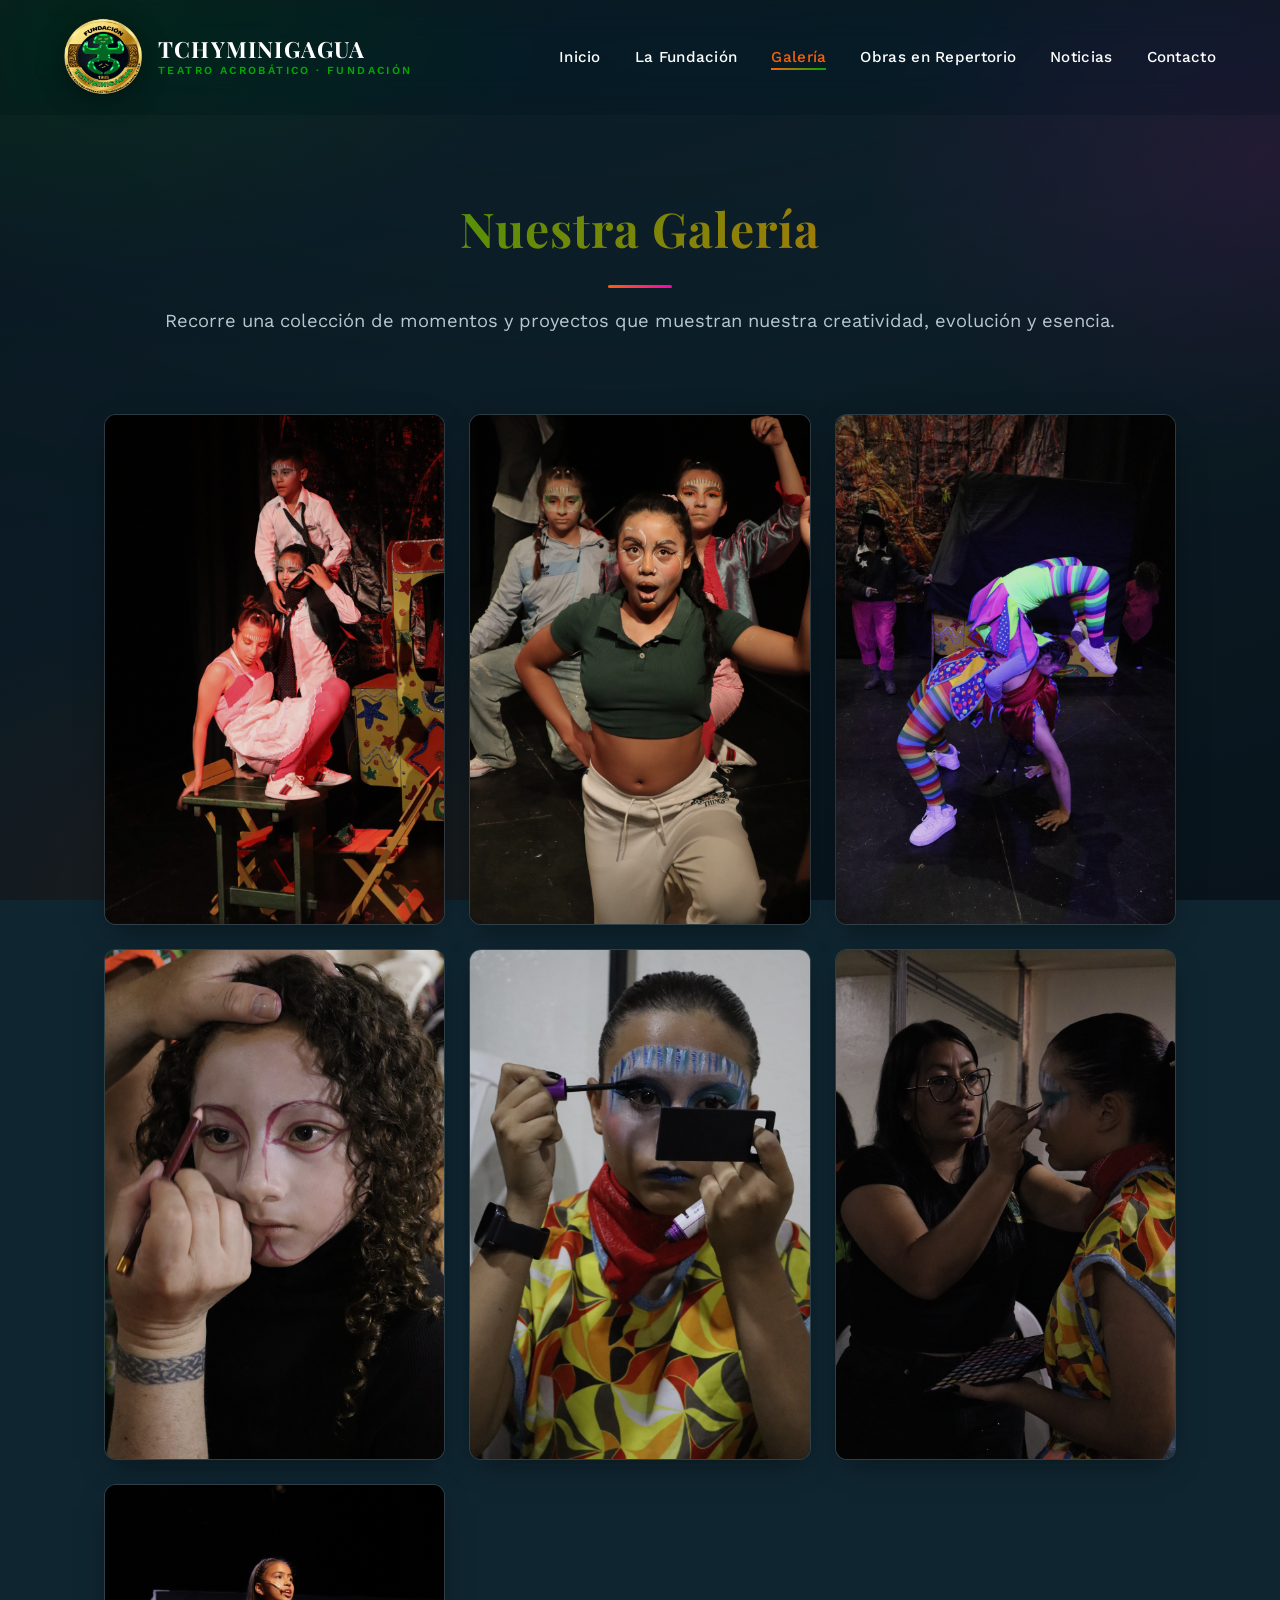
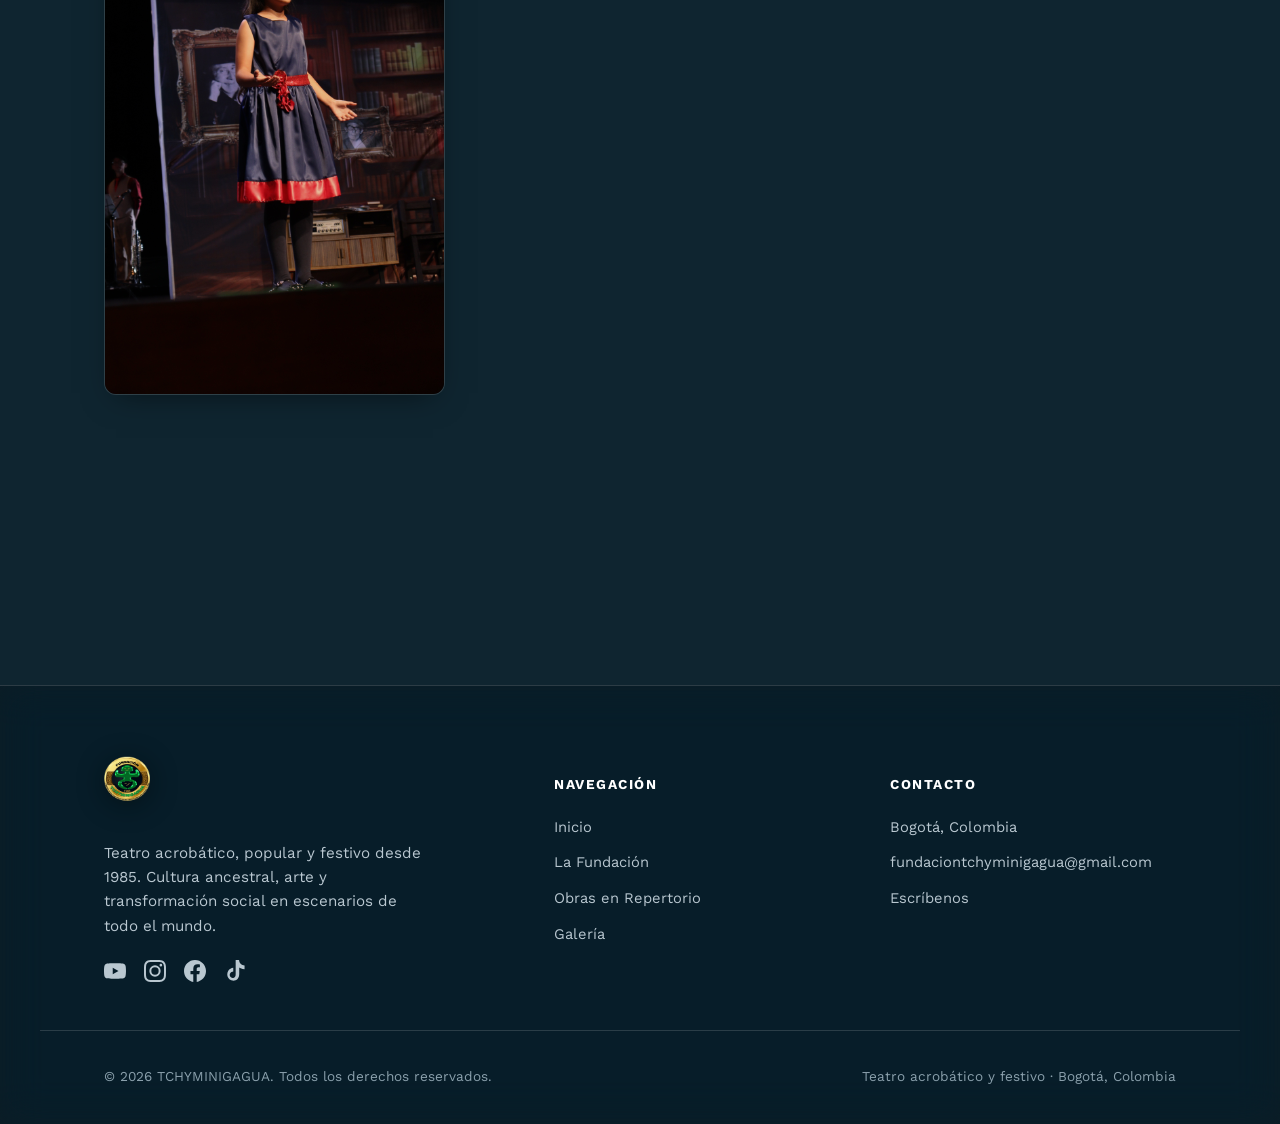
<file: galeria.html>
<!DOCTYPE html>
<html lang="es">

<head>
    <meta charset="UTF-8">
    <meta name="viewport" content="width=device-width, initial-scale=1.0">
    <title>TCHYMINIGAGUA | Galería y Portafolio</title>
    <link rel="stylesheet" href="index.css">
    <link rel="preconnect" href="https://fonts.googleapis.com">
    <link rel="preconnect" href="https://fonts.gstatic.com" crossorigin>
    <link
        href="https://fonts.googleapis.com/css2?family=Playfair+Display:ital,wght@0,600;0,700;1,600&family=Work+Sans:wght@400;500;600;700&display=swap"
        rel="stylesheet">

    <!-- Estilos específicos de esta página (el navbar y las variables de color viven en index.css) -->
    <style>
        .gallery-header {
            text-align: center;
            padding: 130px 20px 20px;
        }

        .gallery-header h1 {
            font-family: var(--font-display);
            font-size: clamp(2.2rem, 4.5vw, 3em);
            letter-spacing: 1px;
            margin-bottom: 12px;
            background: var(--gradient-trio);
            background-size: 200% auto;
            -webkit-background-clip: text;
            background-clip: text;
            color: transparent;
        }

        .gallery-header h1::after {
            content: "";
            display: block;
            width: 64px;
            height: 3px;
            margin: 18px auto 0;
            background: linear-gradient(90deg, var(--highlight), var(--highlight-deep));
            border-radius: 2px;
        }

        .gallery-header p {
            color: var(--text-muted);
            font-size: 1.15em;
        }

        .gallery-grid {
            display: grid;
            grid-template-columns: repeat(auto-fill, minmax(min(300px, 100%), 1fr));
            gap: 24px;
            padding: 40px 0 120px;
            margin-bottom: 80px;
            /* separación externa */

        }

        .gallery-item {
            position: relative;
            border-radius: 12px;
            overflow: hidden;
            cursor: pointer;
            border: 1px solid var(--border-color);
            background: var(--card-bg);
            backdrop-filter: var(--glass-blur);
            -webkit-backdrop-filter: var(--glass-blur);
            aspect-ratio: auto;
            box-shadow: var(--shadow-soft);
            transition: transform 0.4s cubic-bezier(0.16, 1, 0.3, 1), border-color 0.4s ease;
            display: block;
            height: auto;

        }

        .gallery-item:hover {
            transform: translateY(-6px);
            border-color: var(--accent-color);
        }

        .gallery-item img {
            width: 100%;
            height: auto;
            filter: saturate(0.9) brightness(0.92);
            transition: transform 0.6s ease, filter 0.6s ease;
            object-fit: contain;
            background: #0f2530;
        }

        .gallery-overlay {
            position: absolute;
            bottom: 0;
            left: 0;
            right: 0;
            background: linear-gradient(to top, rgba(15, 37, 48, 0.96), transparent 70%);
            overflow: hidden;
            width: 100%;
            height: 100%;
            display: flex;
            flex-direction: column;
            justify-content: flex-end;
            padding: 22px;
            opacity: 0;
            transition: opacity 0.35s ease;
        }

        .gallery-item:hover img {
            transform: scale(1.08);
            filter: saturate(1) brightness(1);
        }

        .gallery-item:hover .gallery-overlay {
            opacity: 1;
        }

        .gallery-overlay h3 {
            color: var(--text-primary);
            margin: 0 0 8px 0;
            font-family: var(--font-display);
            font-size: 1.3em;
            transform: translateY(20px);
            transition: transform 0.35s ease;
        }

        .gallery-tag,
        .gallery-overlay p {
            display: inline-block;
            align-self: flex-start;
            color: var(--accent-color);
            border: 1px solid var(--accent-color);
            border-radius: 20px;
            padding: 4px 12px;
            margin: 0;
            font-size: 0.7em;
            text-transform: uppercase;
            letter-spacing: 1.5px;
            background: rgba(3, 168, 4, 0.08);
            transform: translateY(20px);
            opacity: 0;
            transition: transform 0.35s ease 0.05s, opacity 0.35s ease 0.05s;
        }

        .gallery-item:hover .gallery-tag,
        .gallery-item:hover .gallery-overlay h3,
        .gallery-item:hover .gallery-overlay p {
            transform: translateY(0);
            opacity: 1;
        }
    </style>
</head>

<body>

    <!-- Encabezado y Navegación -->
    <header>
        <nav class="navbar">
            <a href="index.html" class="logo-nav">
                <span class="logo-icon-wrap"><img src="img/logo.png" alt="Logo Fundación TCHYMINIGAGUA"
                        class="logo-icon"></span>
                <span class="logo-wordmark">
                    <span class="logo-name">TCHYMINIGAGUA</span>
                    <span class="logo-tag">Teatro acrobático · Fundación</span>
                </span>
            </a>
            <button class="hamburger" aria-label="Abrir menú" aria-expanded="false">
                <span></span>
                <span></span>
                <span></span>
            </button>
            <ul class="nav-links">
                <li><a href="index.html#hero-slider">Inicio</a></li>
                <li><a href="index.html#fundacion">La Fundación</a></li>
                <li><a href="galeria.html" class="active">Galería</a></li>
                <li><a href="obras_en_repertorio.html">Obras en Repertorio</a></li>
                <li><a href="#noticias">Noticias</a></li>

                <li><a href="index.html#contacto">Contacto</a></li>

            </ul>
        </nav>
    </header>

    <!-- Contenido Principal -->
    <main>
        <section class="gallery-header brand-mesh">
            <h1>Nuestra Galería</h1>
            <p>Recorre una colección de momentos y proyectos que muestran nuestra creatividad, evolución y esencia.</p>
        </section>
        <section class="section-container" style="padding-top: 0;">
            <div class="gallery-grid">


                <!-- Proyecto 1 -->
                <div class="gallery-item reveal" data-cursor="Momento en escena">
                    <img src="img/galeria2.JPG" loading="lazy" alt="Momento en escena — Fundación TCHYMINIGAGUA">
                    <div class="gallery-overlay">

                    </div>
                </div>

                <!-- Proyecto 2 -->
                <div class="gallery-item reveal" data-cursor="Detrás de cámaras">
                    <img src="img/galeria3.JPG" loading="lazy" alt="Detrás de cámaras — Fundación TCHYMINIGAGUA">
                    <div class="gallery-overlay">

                    </div>
                </div>


                <!-- Proyecto 3 -->
                <div class="gallery-item reveal" data-cursor="Vestuario y color">
                    <img src="img/galeria5.JPG" loading="lazy" alt="Vestuario y color — Fundación TCHYMINIGAGUA">
                    <div class="gallery-overlay">

                    </div>
                </div>

                <!-- Proyecto 4 -->
                <div class="gallery-item reveal" data-cursor="Acrobacia en vivo">
                    <img src="img/galeria6.JPG" loading="lazy" alt="Acrobacia en vivo — Fundación TCHYMINIGAGUA">
                    <div class="gallery-overlay">

                    </div>
                </div>
                <!-- Proyecto 5 -->
                <div class="gallery-item reveal" data-cursor="Registro fotográfico">
                    <img src="img/galeria7.JPG" loading="lazy" alt="Registro fotográfico — Fundación TCHYMINIGAGUA">
                    <div class="gallery-overlay">

                    </div>
                </div>
                <!-- Proyecto 6 -->
                <div class="gallery-item reveal" data-cursor="Energía de gira">
                    <img src="img/galeria8.JPG" loading="lazy" alt="Energía de gira — Fundación TCHYMINIGAGUA">
                    <div class="gallery-overlay">

                    </div>
                </div>
                <!-- Proyecto 7 -->
                <div class="gallery-item reveal" data-cursor="Momento en escena">
                    <img src="img/galeria9.JPG" loading="lazy" alt="Momento en escena — Fundación TCHYMINIGAGUA">
                    <div class="gallery-overlay">

                    </div>
                </div>


            </div>
        </section>
    </main>
    <!-- PIE DE PÁGINA -->
    <footer>
        <div class="footer-content">
            <div class="footer-col footer-brand">
                <div class="logo-nav">
                    <img src="img/logo.png" alt="Logo Fundación TCHYMINIGAGUA" class="logo-icon">
                </div>
                <p class="footer-tagline">Teatro acrobático, popular y festivo desde 1985. Cultura ancestral, arte y
                    transformación social en escenarios de todo el mundo.</p>
                <div class="footer-social">
                    <a href="https://www.youtube.com/@TCHYMINIGAGUA40A%C3%91OS" target="_blank"
                        rel="noopener noreferrer" aria-label="YouTube">
                        <svg viewBox="0 0 24 24" width="22" height="22" fill="currentColor">
                            <path
                                d="M23.498 6.186a3.016 3.016 0 0 0-2.122-2.136C19.505 3.545 12 3.545 12 3.545s-7.505 0-9.377.505A3.017 3.017 0 0 0 .502 6.186C0 8.07 0 12 0 12s0 3.93.502 5.814a3.016 3.016 0 0 0 2.122 2.136c1.871.505 9.376.505 9.376.505s7.505 0 9.377-.505a3.015 3.015 0 0 0 2.122-2.136C24 15.93 24 12 24 12s0-3.93-.502-5.814zM9.545 15.568V8.432L15.818 12l-6.273 3.568z" />
                        </svg>
                    </a>
                    <a href="https://www.instagram.com/tchyminigagua?igsh=OWJpeG5mc3hwMmtk" target="_blank"
                        rel="noopener noreferrer" aria-label="Instagram">
                        <svg viewBox="0 0 24 24" width="22" height="22" fill="currentColor">
                            <path
                                d="M12 2.163c3.204 0 3.584.012 4.85.07 3.252.148 4.771 1.691 4.919 4.919.058 1.265.069 1.645.069 4.849 0 3.205-.012 3.584-.069 4.849-.149 3.225-1.664 4.771-4.919 4.919-1.266.058-1.644.07-4.85.07-3.204 0-3.584-.012-4.849-.07-3.26-.149-4.771-1.699-4.919-4.92-.058-1.265-.07-1.644-.07-4.849 0-3.204.013-3.583.07-4.849.149-3.227 1.664-4.771 4.919-4.919 1.266-.057 1.645-.069 4.849-.069zM12 0C8.741 0 8.333.014 7.053.072 2.695.272.273 2.69.073 7.052.014 8.333 0 8.741 0 12c0 3.259.014 3.668.072 4.948.2 4.358 2.618 6.78 6.98 6.98C8.333 23.986 8.741 24 12 24c3.259 0 3.668-.014 4.948-.072 4.354-.2 6.782-2.618 6.979-6.98.059-1.28.073-1.689.073-4.948 0-3.259-.014-3.667-.072-4.947-.196-4.354-2.617-6.78-6.979-6.98C15.668.014 15.259 0 12 0zm0 5.838a6.162 6.162 0 100 12.324 6.162 6.162 0 000-12.324zM12 16a4 4 0 110-8 4 4 0 010 8zm6.406-11.845a1.44 1.44 0 100 2.881 1.44 1.44 0 000-2.881z" />
                        </svg>
                    </a>
                    <a href="https://www.facebook.com/share/1EoWDPr1Uw/" target="_blank" rel="noopener noreferrer"
                        aria-label="Facebook">
                        <svg viewBox="0 0 24 24" width="22" height="22" fill="currentColor">
                            <path
                                d="M24 12.073c0-6.627-5.373-12-12-12s-12 5.373-12 12c0 5.99 4.388 10.954 10.125 11.854v-8.385H7.078v-3.469h3.047V9.43c0-3.007 1.792-4.669 4.533-4.669 1.312 0 2.686.235 2.686.235v2.953H15.83c-1.491 0-1.956.925-1.956 1.874v2.25h3.328l-.532 3.469h-2.796v8.385C19.612 23.027 24 18.062 24 12.073z" />
                        </svg>
                    </a>
                    <a href="https://www.tiktok.com/@tchyminigagua?_r=1&_t=ZS-98TRxyNQuO4" target="_blank"
                        rel="noopener noreferrer" aria-label="TikTok">
                        <svg viewBox="0 0 24 24" width="22" height="22" fill="currentColor">
                            <path
                                d="M12.525.02c1.31-.02 2.61-.01 3.91-.04.08 1.53.63 3.09 1.75 4.17 1.12 1.11 2.7 1.62 4.24 1.79v4.03c-1.44-.05-2.89-.35-4.2-.97-.57-.26-1.1-.59-1.62-.93v7.2c0 1.96-.5 3.96-1.82 5.36-1.5 1.59-3.8 2.2-5.93 1.73-2.17-.48-4.04-2.03-4.83-4.14-.8-2.12-.55-4.57.65-6.49 1.2-1.9 3.23-3.15 5.44-3.32v4.06c-1.34.13-2.61.85-3.3 1.96-.7 1.1-.73 2.58-.08 3.7.64 1.12 1.95 1.74 3.23 1.53 1.28-.21 2.3-1.22 2.6-2.48.16-.67.16-1.37.16-2.07V.021z" />
                        </svg>
                    </a>
                </div>
            </div>
            <div class="footer-col">
                <h4>Navegación</h4>
                <ul>
                    <li><a href="index.html#hero-slider">Inicio</a></li>
                    <li><a href="index.html#fundacion">La Fundación</a></li>
                    <li><a href="obras_en_repertorio.html">Obras en Repertorio</a></li>
                    <li><a href="galeria.html">Galería</a></li>
                </ul>
            </div>
            <div class="footer-col">
                <h4>Contacto</h4>
                <ul>
                    <li>Bogotá, Colombia</li>
                    <li><a href="mailto:fundaciontchyminigagua@gmail.com">fundaciontchyminigagua@gmail.com</a></li>
                    <li><a href="index.html#contacto">Escríbenos</a></li>
                </ul>
            </div>
        </div>
        <div class="footer-bottom">
            <p>&copy; 2026 TCHYMINIGAGUA. Todos los derechos reservados.</p>
            <p>Teatro acrobático y festivo · Bogotá, Colombia</p>
        </div>
    </footer>
    <!-- MENÚ RESPONSIVE -->
    <script>
        // CABECERA CON PROFUNDIDAD AL HACER SCROLL
        const siteHeader = document.querySelector('header');
        const toggleHeaderShadow = () => {
            siteHeader.classList.toggle('is-scrolled', window.scrollY > 12);
        };
        toggleHeaderShadow();
        window.addEventListener('scroll', toggleHeaderShadow, { passive: true });

        const hamburger = document.querySelector('.hamburger');
        const navLinks = document.querySelector('.nav-links');
        hamburger.addEventListener('click', () => {
            const isOpen = navLinks.classList.toggle('active');
            hamburger.setAttribute('aria-expanded', isOpen);
        });

        // ANIMACIÓN DE ENTRADA AL HACER SCROLL
        const revealEls = document.querySelectorAll('.reveal');
        const revealObserver = new IntersectionObserver((entries) => {
            entries.forEach((entry, i) => {
                if (entry.isIntersecting) {
                    setTimeout(() => entry.target.classList.add('is-visible'), i * 60);
                    revealObserver.unobserve(entry.target);
                }
            });
        }, { threshold: 0.15 });
        revealEls.forEach(el => revealObserver.observe(el));
    </script>

    <script src="octopus-cursor.js" defer></script>
</body>

</html>
</file>
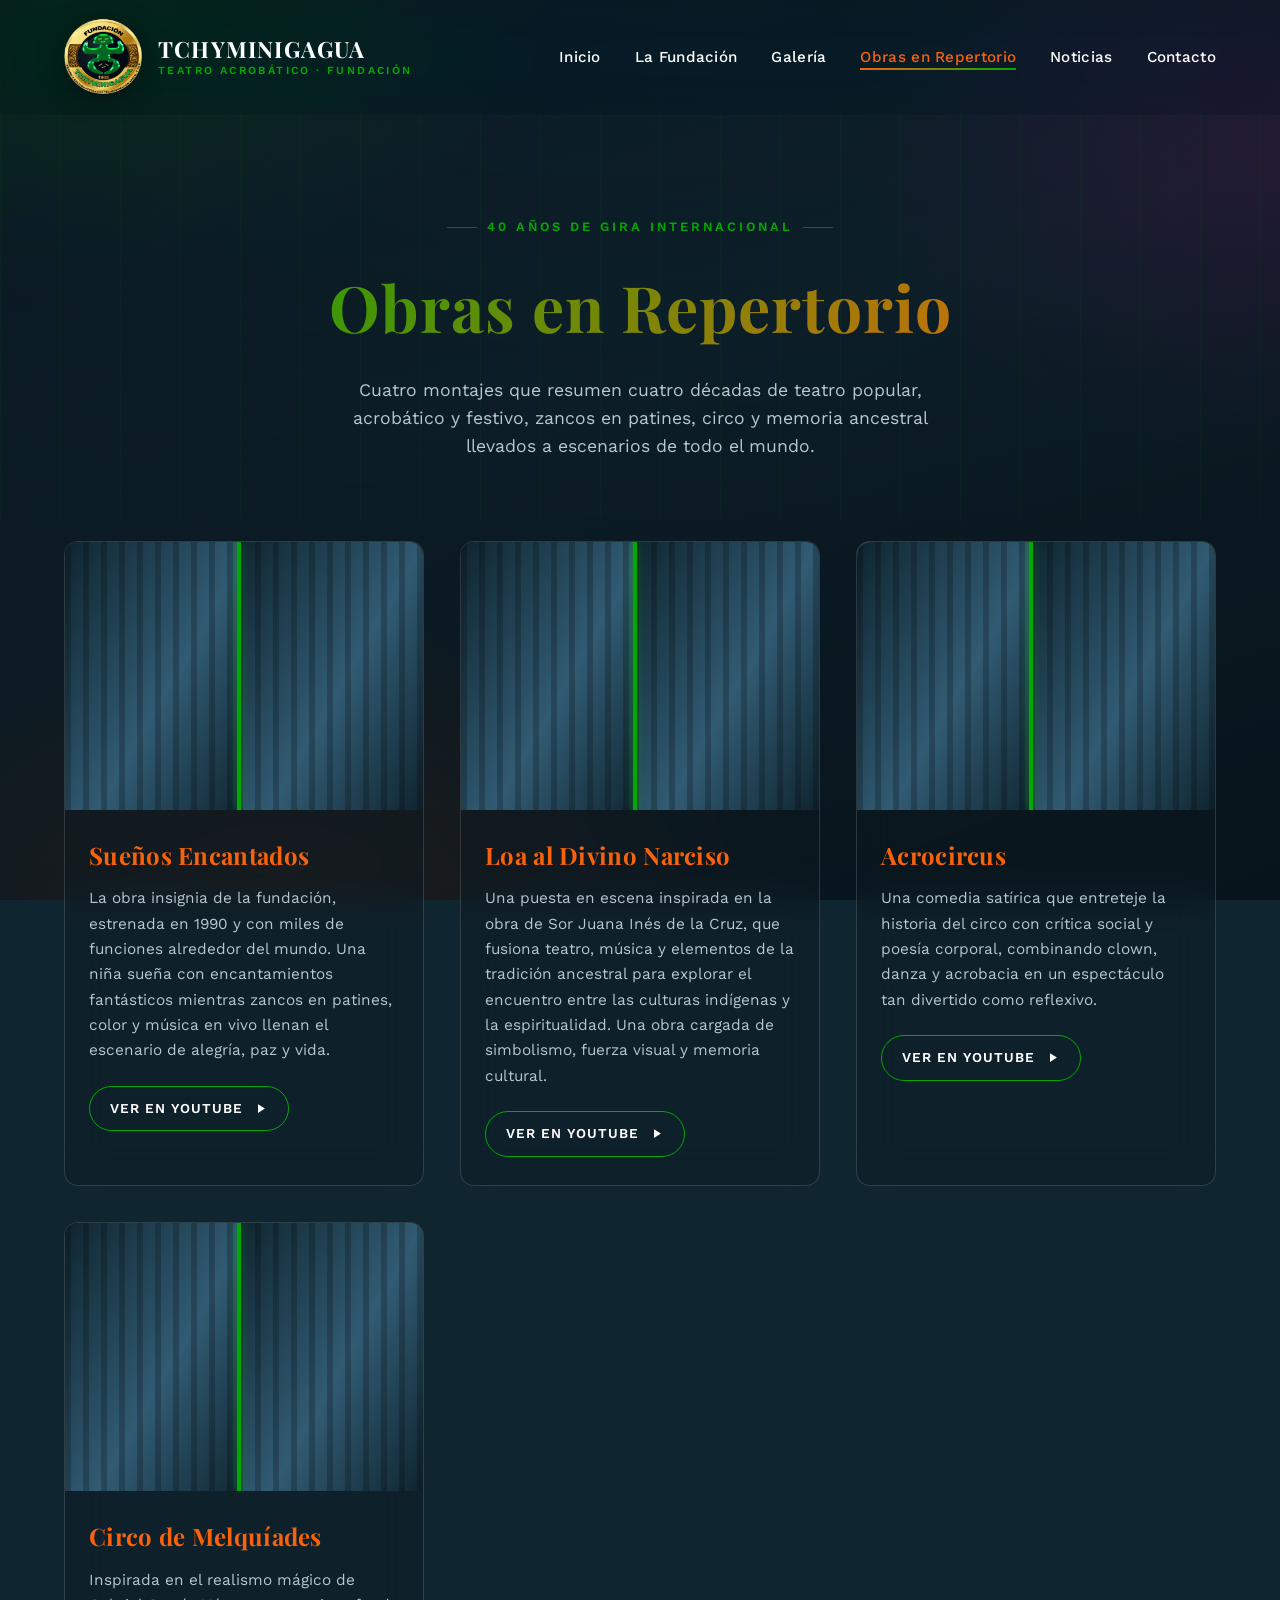
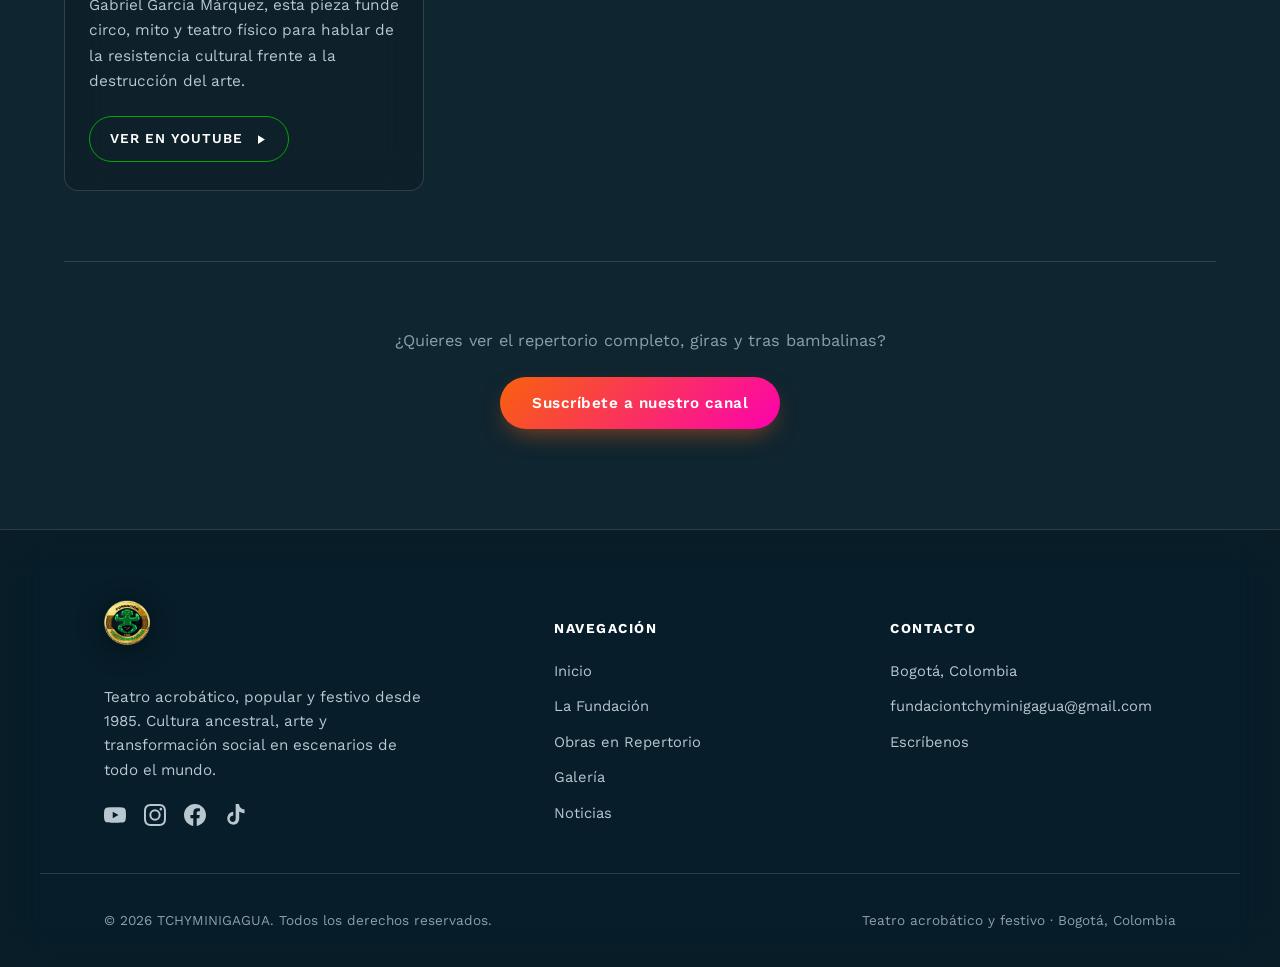
<file: obras_en_repertorio.html>
<!DOCTYPE html>
<html lang="es">

<head>
    <meta charset="UTF-8">
    <meta name="viewport" content="width=device-width, initial-scale=1.0">
    <title>TCHYMINIGAGUA | Obras en Repertorio</title>
    <meta name="description"
        content="Descubre el repertorio internacional de la Fundación Tchyminigagua: Sueños Encantados, Tchymizayaguas, Acrocircus y Circo de Melquíades.">
    <link rel="stylesheet" href="index.css">
    <link rel="preconnect" href="https://fonts.googleapis.com">
    <link rel="preconnect" href="https://fonts.gstatic.com" crossorigin>
    <link
        href="https://fonts.googleapis.com/css2?family=Playfair+Display:ital,wght@0,600;0,700;1,600&family=Work+Sans:wght@400;500;600;700&display=swap"
        rel="stylesheet">

    <!-- ESTILOS ESPECÍFICOS PARA "OBRAS EN REPERTORIO" (el navbar vive en index.css) -->
    <style>
        :root {
            --stage-black: var(--bg-deep, #0f2530);
        }

        .obras-hero {
            position: relative;
            padding: 150px 5% 60px;
            text-align: center;
            overflow: hidden;
            background: transparent;
        }

        .obras-hero::before {
            content: "";
            position: absolute;
            inset: 0;
            background-image:
                repeating-linear-gradient(90deg,
                    rgba(3, 168, 4, 0.06) 0px,
                    rgba(3, 168, 4, 0.06) 1px,
                    transparent 1px,
                    transparent 60px);
            pointer-events: none;
        }

        .obras-eyebrow {
            display: inline-flex;
            align-items: center;
            gap: 10px;
            color: var(--accent-color);
            font-family: 'Work Sans', sans-serif;
            font-size: 0.8rem;
            font-weight: 600;
            letter-spacing: 3px;
            text-transform: uppercase;
            margin-bottom: 18px;
            position: relative;
        }

        .obras-eyebrow::before,
        .obras-eyebrow::after {
            content: "";
            width: 30px;
            height: 1px;
            background: var(--accent-color);
            opacity: 0.6;
        }

        .obras-hero h1 {
            font-family: 'Playfair Display', serif;
            font-weight: 700;
            font-size: clamp(2.4rem, 5vw, 4rem);
            letter-spacing: 1px;
            margin: 0 0 18px;
            position: relative;
            background: var(--gradient-trio);
            background-size: 200% auto;
            -webkit-background-clip: text;
            background-clip: text;
            color: transparent;
        }

        .obras-hero p {
            max-width: 640px;
            margin: 0 auto;
            color: var(--text-muted);
            font-family: 'Work Sans', sans-serif;
            font-size: 1.1rem;
            line-height: 1.6;
            position: relative;
        }

        /* ===== GRID DE OBRAS ===== */
        .obras-section {
            background-color: transparent;
            padding: 20px 5% 100px;
        }

        .obras-grid {
            max-width: 1240px;
            margin: 0 auto;
            display: grid;
            grid-template-columns: repeat(auto-fit, minmax(min(280px, 100%), 1fr));
            gap: 36px;
        }

        .obra-card {
            display: block;
            text-decoration: none;
            color: inherit;
            background: var(--card-bg, #17171a);
            backdrop-filter: var(--glass-blur, blur(18px));
            -webkit-backdrop-filter: var(--glass-blur, blur(18px));
            border: 1px solid var(--border-color, #2a2a2e);
            border-radius: 14px;
            overflow: hidden;
            position: relative;
            transform: translateY(0);
            opacity: 0;
            transform: translateY(28px);
            transition: transform 0.6s cubic-bezier(0.16, 1, 0.3, 1),
                box-shadow 0.5s ease,
                border-color 0.5s ease,
                opacity 0.6s ease;
        }

        .obra-card.is-visible {
            opacity: 1;
            transform: translateY(0);
        }

        .obra-card:hover,
        .obra-card:focus-visible {
            transform: translateY(-10px);
            border-color: var(--accent-color);
            box-shadow: 0 24px 45px -15px rgba(0, 0, 0, 0.65), 0 0 0 1px rgba(3, 168, 4, 0.18);
        }

        .obra-card:focus-visible {
            outline: 2px solid var(--accent-color);
            outline-offset: 3px;
        }

        /* --- Escenario / imagen con cortinas de teatro --- */
        .obra-media {
            position: relative;
            aspect-ratio: 4 / 3;
            overflow: hidden;
            background: #000;
        }

        .obra-media img {
            width: 100%;
            height: 100%;
            object-fit: cover;
            filter: saturate(0.8) brightness(0.82);
            transform: scale(1.08);
            transition: transform 1s cubic-bezier(0.16, 1, 0.3, 1), filter 0.8s ease;
        }

        .obra-card:hover .obra-media img,
        .obra-card:focus-visible .obra-media img {
            transform: scale(1);
            filter: saturate(1) brightness(1);
        }

        .obra-spotlight {
            position: absolute;
            inset: 0;
            background:
                radial-gradient(circle at 40% 35%, rgba(248, 98, 12, 0.32), transparent 55%),
                radial-gradient(circle at 65% 55%, rgba(252, 2, 175, 0.18), transparent 60%);
            opacity: 0;
            transition: opacity 0.7s ease;
            z-index: 2;
            pointer-events: none;
        }

        .obra-card:hover .obra-spotlight,
        .obra-card:focus-visible .obra-spotlight {
            opacity: 1;
        }

        .curtain {
            position: absolute;
            top: 0;
            bottom: 0;
            width: 52%;
            z-index: 3;
            background: linear-gradient(120deg, var(--bg-deep) 0%, var(--bg-elevated-2) 55%, var(--bg-deep) 100%);
            transition: transform 0.75s cubic-bezier(0.83, 0, 0.17, 1);
        }

        .curtain::before {
            content: "";
            position: absolute;
            inset: 0;
            background-image: repeating-linear-gradient(90deg,
                    rgba(0, 0, 0, 0.22) 0px,
                    rgba(0, 0, 0, 0.22) 6px,
                    transparent 6px,
                    transparent 18px);
        }

        .curtain::after {
            content: "";
            position: absolute;
            top: 0;
            bottom: 0;
            width: 4px;
            background: var(--accent-color);
            box-shadow: 0 0 8px rgba(3, 168, 4, 0.6);
        }

        .curtain-left {
            left: 0;
            transform-origin: left center;
        }

        .curtain-left::after {
            right: 0;
        }

        .curtain-right {
            right: 0;
            transform-origin: right center;
        }

        .curtain-right::after {
            left: 0;
        }

        .obra-card:hover .curtain-left,
        .obra-card:focus-visible .curtain-left {
            transform: translateX(-100%);
        }

        .obra-card:hover .curtain-right,
        .obra-card:focus-visible .curtain-right {
            transform: translateX(100%);
        }

        .obra-genre {
            position: absolute;
            bottom: 14px;
            left: 14px;
            z-index: 4;
            background: rgba(15, 37, 48, 0.75);
            backdrop-filter: blur(4px);
            border: 1px solid rgba(3, 168, 4, 0.45);
            color: var(--accent-color);
            font-family: 'Work Sans', sans-serif;
            font-size: 0.7rem;
            font-weight: 600;
            letter-spacing: 1.5px;
            text-transform: uppercase;
            padding: 6px 12px;
            border-radius: 30px;
        }

        /* Cada obra recibe una chispa de color distinta de la paleta en su etiqueta */
        .obra-card:nth-of-type(1) .obra-genre {
            color: #F8620C;
            border-color: rgba(248, 98, 12, 0.5);
        }

        .obra-card:nth-of-type(2) .obra-genre {
            color: #03A804;
            border-color: rgba(3, 168, 4, 0.5);
        }

        .obra-card:nth-of-type(3) .obra-genre {
            color: #FC02AF;
            border-color: rgba(252, 2, 175, 0.5);
        }

        .obra-card:nth-of-type(4) .obra-genre {
            background: var(--gradient-trio-muted, linear-gradient(120deg, rgba(3, 168, 4, 0.82), rgba(248, 98, 12, 0.8), rgba(252, 2, 175, 0.82)));
            color: #ffffff;
            font-weight: 700;
            border-color: transparent;
        }

        /* --- Cuerpo de la tarjeta --- */
        .obra-body {
            padding: 26px 24px 28px;
        }

        .obra-title {
            font-family: 'Playfair Display', serif;
            font-weight: 700;
            font-size: 1.5rem;
            color: var(--highlight);
            margin: 0 0 12px;
            letter-spacing: 0.3px;
        }

        .obra-desc {
            font-family: 'Work Sans', sans-serif;
            color: var(--text-muted);
            font-size: 0.96rem;
            line-height: 1.65;
            margin: 0 0 22px;
        }

        .obra-cta {
            display: inline-flex;
            align-items: center;
            gap: 10px;
            font-family: 'Work Sans', sans-serif;
            font-weight: 600;
            font-size: 0.85rem;
            letter-spacing: 1px;
            text-transform: uppercase;
            color: var(--text-primary);
            background: transparent;
            border: 1.5px solid var(--accent-color);
            padding: 11px 20px;
            border-radius: 40px;
            transition: background 0.35s ease, color 0.35s ease, gap 0.35s ease, box-shadow 0.35s ease;
        }

        .obra-cta svg {
            width: 15px;
            height: 15px;
            flex-shrink: 0;
            transition: transform 0.35s ease;
        }

        .obra-card:hover .obra-cta,
        .obra-card:focus-visible .obra-cta {
            background: linear-gradient(135deg, var(--highlight), var(--highlight-deep));
            border-color: transparent;
            color: #FFFFFF;
            gap: 14px;
            box-shadow: 0 8px 20px -6px rgba(248, 98, 12, 0.55);
        }

        .obra-card:hover .obra-cta svg,
        .obra-card:focus-visible .obra-cta svg {
            transform: translateX(3px);
        }

        /* --- Franja final: canal de YouTube --- */
        .obras-outro {
            max-width: 1240px;
            margin: 70px auto 0;
            text-align: center;
            padding-top: 50px;
            border-top: 1px solid var(--border-color);
        }

        .obras-outro p {
            font-family: 'Work Sans', sans-serif;
            color: var(--text-faint);
            margin-bottom: 22px;
            font-size: 1.02rem;
        }

        .obras-outro a.btn-primary {
            display: inline-block;
        }

        @media (prefers-reduced-motion: reduce) {

            .obra-card,
            .obra-media img,
            .curtain,
            .obra-spotlight,
            .obra-cta,
            .obra-cta svg {
                transition: none !important;
            }

            .obra-card {
                opacity: 1 !important;
                transform: none !important;
            }
        }

        @media (max-width: 480px) {
            .obras-hero {
                padding: 130px 6% 45px;
            }

            .obra-body {
                padding: 22px 20px 24px;
            }
        }
    </style>
</head>

<body>

    <!-- Encabezado y Navegación -->
    <header>
        <nav class="navbar">
            <a href="index.html" class="logo-nav">
                <span class="logo-icon-wrap"><img src="img/logo.png" alt="Logo Fundación TCHYMINIGAGUA"
                        class="logo-icon"></span>
                <span class="logo-wordmark">
                    <span class="logo-name">TCHYMINIGAGUA</span>
                    <span class="logo-tag">Teatro acrobático · Fundación</span>
                </span>
            </a>
            <button class="hamburger" aria-label="Abrir menú" aria-expanded="false">
                <span></span>
                <span></span>
                <span></span>
            </button>
            <ul class="nav-links">
                <li><a href="index.html#hero-slider">Inicio</a></li>
                <li><a href="index.html#fundacion">La Fundación</a></li>
                <li><a href="galeria.html">Galería</a></li>
                <li><a href="obras_en_repertorio.html" class="active">Obras en Repertorio</a></li>
                <li><a href="index.html#noticias">Noticias</a></li>
                <li><a href="index.html#contacto">Contacto</a></li>
            </ul>
        </nav>
    </header>

    <main>
        <!-- HERO -->
        <section class="obras-hero">
            <span class="obras-eyebrow">40 años de gira internacional</span>
            <h1>Obras en Repertorio</h1>
            <p>Cuatro montajes que resumen cuatro décadas de teatro popular, acrobático y festivo, zancos en
                patines, circo y memoria ancestral llevados a escenarios de todo el mundo.</p>
        </section>

        <!-- GRID DE OBRAS -->
        <section class="obras-section">
            <div class="obras-grid" id="obras-grid">

                <!-- Obra 1 -->
                <a class="obra-card" href="https://youtu.be/TfRERDR2oTk?si=lk6zEOx90nN8CBbo" target="_blank"
                    rel="noopener noreferrer" aria-label="Ver Sueños Encantados en YouTube">
                    <div class="obra-media">
                        <img src="img/sueños-encantados-Teatro-Tchyminigagua.jpg">
                        <div class="curtain curtain-left"></div>
                        <div class="curtain curtain-right"></div>
                        <div class="obra-spotlight"></div>
                    </div>
                    <div class="obra-body">
                        <h2 class="obra-title">Sueños Encantados</h2>
                        <p class="obra-desc">La obra insignia de la fundación, estrenada en 1990 y con miles de
                            funciones alrededor del mundo. Una niña sueña con encantamientos fantásticos mientras
                            zancos en patines, color y música en vivo llenan el escenario de alegría, paz y vida.</p>
                        <span class="obra-cta">
                            Ver en YouTube
                            <svg viewBox="0 0 24 24" fill="currentColor">
                                <path d="M8 5v14l11-7z" />
                            </svg>
                        </span>
                    </div>
                </a>

                <!-- Obra 2 -->
                <a class="obra-card" href="https://youtu.be/oR_cRKk3KJk?si=XoV5Zo8Ol_MMuHw0" target="_blank"
                    rel="noopener noreferrer" aria-label="Ver loa al divino narciso en YouTube">
                    <div class="obra-media">
                        <img src="img/‘Loa-al-divino-Narciso-Teatro-Tchyminigagua.jpg">
                        <div class="curtain curtain-left"></div>
                        <div class="curtain curtain-right"></div>
                        <div class="obra-spotlight"></div>
                    </div>
                    <div class="obra-body">
                        <h2 class="obra-title">Loa al Divino Narciso</h2>
                        <p class="obra-desc">Una puesta en escena inspirada en la obra de Sor Juana Inés de la Cruz, que
                            fusiona teatro, música y elementos de la tradición ancestral para explorar el encuentro
                            entre las culturas indígenas y la espiritualidad. Una obra cargada de simbolismo, fuerza
                            visual y memoria cultural.</p>
                        <span class="obra-cta">
                            Ver en YouTube
                            <svg viewBox="0 0 24 24" fill="currentColor">
                                <path d="M8 5v14l11-7z" />
                            </svg>
                        </span>
                    </div>
                </a>

                <!-- Obra 3 -->
                <a class="obra-card" href="https://youtu.be/DQPaZPAbhtU?si=gBzMAm5eaTj9zaX1" target="_blank"
                    rel="noopener noreferrer" aria-label="Ver Acrocircus en YouTube">
                    <div class="obra-media">
                        <img src="img/Acrocircus-Teatro-Tchyminigagua.jpg">
                        <div class="curtain curtain-left"></div>
                        <div class="curtain curtain-right"></div>
                        <div class="obra-spotlight"></div>
                    </div>
                    <div class="obra-body">
                        <h2 class="obra-title">Acrocircus</h2>
                        <p class="obra-desc">Una comedia satírica que entreteje la historia del circo con crítica
                            social y poesía corporal, combinando clown, danza y acrobacia en un espectáculo tan
                            divertido como reflexivo.</p>
                        <span class="obra-cta">
                            Ver en YouTube
                            <svg viewBox="0 0 24 24" fill="currentColor">
                                <path d="M8 5v14l11-7z" />
                            </svg>
                        </span>
                    </div>
                </a>

                <!-- Obra 4 -->
                <a class="obra-card" href="https://www.youtube.com/live/kfCZJtpiscs?si=o6BgNxVGDaEtLFZc" target="_blank"
                    rel="noopener noreferrer" aria-label="Ver Circo de Melquíades en YouTube">
                    <div class="obra-media">
                        <img src="img/Circo-melquiadesTeatro-Tchyminigagua.jpg">
                        <div class="curtain curtain-left"></div>
                        <div class="curtain curtain-right"></div>
                        <div class="obra-spotlight"></div>
                    </div>
                    <div class="obra-body">
                        <h2 class="obra-title">Circo de Melquíades</h2>
                        <p class="obra-desc">Inspirada en el realismo mágico de Gabriel García Márquez, esta pieza
                            funde circo, mito y teatro físico para hablar de la resistencia cultural frente a la
                            destrucción del arte.</p>
                        <span class="obra-cta">
                            Ver en YouTube
                            <svg viewBox="0 0 24 24" fill="currentColor">
                                <path d="M8 5v14l11-7z" />
                            </svg>
                        </span>
                    </div>
                </a>

            </div>

            <div class="obras-outro">
                <p>¿Quieres ver el repertorio completo, giras y tras bambalinas?</p>
                <a href="https://www.youtube.com/@TCHYMINIGAGUA40A%C3%91OS" target="_blank" rel="noopener noreferrer"
                    class="btn-primary">Suscríbete a nuestro canal</a>
            </div>
        </section>
    </main>

    <!-- PIE DE PÁGINA -->
    <footer>
        <div class="footer-content">
            <div class="footer-col footer-brand">
                <div class="logo-nav">
                    <img src="img/logo.png" alt="Logo Fundación TCHYMINIGAGUA" class="logo-icon">
                </div>
                <p class="footer-tagline">Teatro acrobático, popular y festivo desde 1985. Cultura ancestral, arte y
                    transformación social en escenarios de todo el mundo.</p>
                <div class="footer-social">
                    <a href="https://www.youtube.com/@TCHYMINIGAGUA40A%C3%91OS" target="_blank"
                        rel="noopener noreferrer" aria-label="YouTube">
                        <svg viewBox="0 0 24 24" width="22" height="22" fill="currentColor">
                            <path
                                d="M23.498 6.186a3.016 3.016 0 0 0-2.122-2.136C19.505 3.545 12 3.545 12 3.545s-7.505 0-9.377.505A3.017 3.017 0 0 0 .502 6.186C0 8.07 0 12 0 12s0 3.93.502 5.814a3.016 3.016 0 0 0 2.122 2.136c1.871.505 9.376.505 9.376.505s7.505 0 9.377-.505a3.015 3.015 0 0 0 2.122-2.136C24 15.93 24 12 24 12s0-3.93-.502-5.814zM9.545 15.568V8.432L15.818 12l-6.273 3.568z" />
                        </svg>
                    </a>
                    <a href="https://www.instagram.com/tchyminigagua?igsh=OWJpeG5mc3hwMmtk" target="_blank"
                        rel="noopener noreferrer" aria-label="Instagram">
                        <svg viewBox="0 0 24 24" width="22" height="22" fill="currentColor">
                            <path
                                d="M12 2.163c3.204 0 3.584.012 4.85.07 3.252.148 4.771 1.691 4.919 4.919.058 1.265.069 1.645.069 4.849 0 3.205-.012 3.584-.069 4.849-.149 3.225-1.664 4.771-4.919 4.919-1.266.058-1.644.07-4.85.07-3.204 0-3.584-.012-4.849-.07-3.26-.149-4.771-1.699-4.919-4.92-.058-1.265-.07-1.644-.07-4.849 0-3.204.013-3.583.07-4.849.149-3.227 1.664-4.771 4.919-4.919 1.266-.057 1.645-.069 4.849-.069zM12 0C8.741 0 8.333.014 7.053.072 2.695.272.273 2.69.073 7.052.014 8.333 0 8.741 0 12c0 3.259.014 3.668.072 4.948.2 4.358 2.618 6.78 6.98 6.98C8.333 23.986 8.741 24 12 24c3.259 0 3.668-.014 4.948-.072 4.354-.2 6.782-2.618 6.979-6.98.059-1.28.073-1.689.073-4.948 0-3.259-.014-3.667-.072-4.947-.196-4.354-2.617-6.78-6.979-6.98C15.668.014 15.259 0 12 0zm0 5.838a6.162 6.162 0 100 12.324 6.162 6.162 0 000-12.324zM12 16a4 4 0 110-8 4 4 0 010 8zm6.406-11.845a1.44 1.44 0 100 2.881 1.44 1.44 0 000-2.881z" />
                        </svg>
                    </a>
                    <a href="https://www.facebook.com/share/1EoWDPr1Uw/" target="_blank" rel="noopener noreferrer"
                        aria-label="Facebook">
                        <svg viewBox="0 0 24 24" width="22" height="22" fill="currentColor">
                            <path
                                d="M24 12.073c0-6.627-5.373-12-12-12s-12 5.373-12 12c0 5.99 4.388 10.954 10.125 11.854v-8.385H7.078v-3.469h3.047V9.43c0-3.007 1.792-4.669 4.533-4.669 1.312 0 2.686.235 2.686.235v2.953H15.83c-1.491 0-1.956.925-1.956 1.874v2.25h3.328l-.532 3.469h-2.796v8.385C19.612 23.027 24 18.062 24 12.073z" />
                        </svg>
                    </a>
                    <a href="https://www.tiktok.com/@tchyminigagua?_r=1&_t=ZS-98TRxyNQuO4" target="_blank"
                        rel="noopener noreferrer" aria-label="TikTok">
                        <svg viewBox="0 0 24 24" width="22" height="22" fill="currentColor">
                            <path
                                d="M12.525.02c1.31-.02 2.61-.01 3.91-.04.08 1.53.63 3.09 1.75 4.17 1.12 1.11 2.7 1.62 4.24 1.79v4.03c-1.44-.05-2.89-.35-4.2-.97-.57-.26-1.1-.59-1.62-.93v7.2c0 1.96-.5 3.96-1.82 5.36-1.5 1.59-3.8 2.2-5.93 1.73-2.17-.48-4.04-2.03-4.83-4.14-.8-2.12-.55-4.57.65-6.49 1.2-1.9 3.23-3.15 5.44-3.32v4.06c-1.34.13-2.61.85-3.3 1.96-.7 1.1-.73 2.58-.08 3.7.64 1.12 1.95 1.74 3.23 1.53 1.28-.21 2.3-1.22 2.6-2.48.16-.67.16-1.37.16-2.07V.021z" />
                        </svg>
                    </a>
                </div>
            </div>
            <div class="footer-col">
                <h4>Navegación</h4>
                <ul>
                    <li><a href="index.html#hero-slider">Inicio</a></li>
                    <li><a href="index.html#fundacion">La Fundación</a></li>
                    <li><a href="obras_en_repertorio.html">Obras en Repertorio</a></li>
                    <li><a href="galeria.html">Galería</a></li>
                    <li><a href="noticias.html">Noticias</a></li>

                </ul>
            </div>
            <div class="footer-col">
                <h4>Contacto</h4>
                <ul>
                    <li>Bogotá, Colombia</li>
                    <li><a href="mailto:fundaciontchyminigagua@gmail.com">fundaciontchyminigagua@gmail.com</a></li>
                    <li><a href="index.html#contacto">Escríbenos</a></li>
                </ul>
            </div>
        </div>
        <div class="footer-bottom">
            <p>&copy; 2026 TCHYMINIGAGUA. Todos los derechos reservados.</p>
            <p>Teatro acrobático y festivo · Bogotá, Colombia</p>
        </div>
    </footer>

    <!-- SCRIPTS -->
    <script>
        // MENÚ RESPONSIVE (igual que en index.html, para mantener consistencia)
        // CABECERA CON PROFUNDIDAD AL HACER SCROLL
        const siteHeader = document.querySelector('header');
        const toggleHeaderShadow = () => {
            siteHeader.classList.toggle('is-scrolled', window.scrollY > 12);
        };
        toggleHeaderShadow();
        window.addEventListener('scroll', toggleHeaderShadow, { passive: true });

        const hamburger = document.querySelector('.hamburger');
        const navLinks = document.querySelector('.nav-links');
        hamburger.addEventListener('click', () => {
            const isOpen = navLinks.classList.toggle('active');
            hamburger.setAttribute('aria-expanded', isOpen);
        });

        // REVELADO ESCALONADO DE LAS TARJETAS AL HACER SCROLL
        const cards = document.querySelectorAll('.obra-card');
        const revealObserver = new IntersectionObserver((entries) => {
            entries.forEach((entry, i) => {
                if (entry.isIntersecting) {
                    setTimeout(() => entry.target.classList.add('is-visible'), i * 90);
                    revealObserver.unobserve(entry.target);
                }
            });
        }, { threshold: 0.15 });

        cards.forEach(card => revealObserver.observe(card));
    </script>
    <script src="octopus-cursor.js" defer></script>
</body>

</html>
</file>
<file: index.css>
/* ==========================================================================
   TCHYMINIGAGUA — Hoja de estilos principal
   Identidad de marca: #03A804 (verde) · #F8620C (naranja) · #FC02AF (magenta)
   El degradado de estos tres colores es la identidad visual constante del
   sitio: aparece en títulos, botones, bordes, separadores, fondos con
   textura y en el cursor personalizado — siempre con moderación para que
   la lectura no se vea comprometida.
   ========================================================================== */

:root {
    /* Base */
    --bg-deep: #0f2530;
    --bg-elevated: #274a5e;
    --bg-elevated-2: #315b73;

    /* Escala de espaciado consistente, usada en secciones y componentes */
    --space-xs: 8px;
    --space-sm: 16px;
    --space-md: 28px;
    --space-lg: 48px;
    --space-xl: 80px;
    --radius-md: 12px;
    --radius-lg: 16px;
    --radius-xl: 26px;

    /* Colores de marca puros */
    --color-green: #03A804;
    --color-orange: #F8620C;
    --color-magenta: #FC02AF;

    /* Acentos (derivados de la paleta de marca, usados en todo el sitio) */
    --highlight: var(--color-orange);
    --highlight-deep: var(--color-magenta);
    --accent-color: var(--color-green);
    --accent-green: var(--color-green);
    --accent-magenta: var(--color-magenta);

    /* Degradados de marca — la identidad visual constante del sitio */
    --gradient-trio: linear-gradient(120deg, var(--color-green) 0%, var(--color-orange) 52%, var(--color-magenta) 100%);
    --gradient-trio-soft: linear-gradient(120deg, rgba(3, 168, 4, 0.16) 0%, rgba(248, 98, 12, 0.14) 52%, rgba(252, 2, 175, 0.16) 100%);
    /* Versión atenuada para rellenos sólidos pequeños (chips, botones):
       misma paleta, pero menos saturada y más oscura para integrarse
       con el resto del sitio en vez de resaltar como un parche de color */
    --gradient-trio-muted: linear-gradient(120deg, rgba(3, 168, 4, 0.82) 0%, rgba(248, 98, 12, 0.8) 52%, rgba(252, 2, 175, 0.82) 100%);
    --gradient-warm: linear-gradient(135deg, var(--color-orange) 0%, var(--color-magenta) 100%);
    --gradient-fresh: linear-gradient(135deg, var(--color-green) 0%, var(--color-orange) 100%);
    --gradient-wild: linear-gradient(135deg, var(--color-magenta) 0%, var(--color-green) 100%);

    /* Texto */
    --text-primary: #FFFFFF;
    --text-muted: #b9c7d0;
    --text-faint: #8ba0ac;

    /* Superficies / bordes — paneles de vidrio (glassmorphism) que dejan
       ver el degradado de fondo a través de ellos, en vez de cajas sólidas */
    --card-bg: rgba(14, 26, 34, 0.4);
    --card-bg-soft: rgba(14, 26, 34, 0.24);
    --card-bg-strong: rgba(10, 18, 24, 0.58);
    --glass-blur: blur(18px);
    --border-color: rgba(255, 255, 255, 0.14);

    /* Tipografía */
    --font-display: 'Playfair Display', Georgia, serif;
    --font-body: 'Work Sans', Arial, sans-serif;

    /* Sombra */
    --shadow-soft: 0 10px 30px -12px rgba(0, 0, 0, 0.55);
    --shadow-strong: 0 24px 50px -18px rgba(0, 0, 0, 0.7);
    --shadow-glow: 0 20px 60px -20px rgba(248, 98, 12, 0.35);
}

/* ==========================================================================
   UTILIDADES DE IDENTIDAD DE MARCA (degradado verde · naranja · magenta)
   ========================================================================== */

.brand-mesh {
    position: relative;
    isolation: isolate;
}

.brand-mesh::before {
    content: "";
    position: absolute;
    inset: 0;
    z-index: -1;
    pointer-events: none;
}

.gradient-text {
    background: var(--gradient-trio);
    background-size: 200% auto;
    -webkit-background-clip: text;
    background-clip: text;
    color: transparent;
}

.gradient-border {
    position: relative;
    background: var(--card-bg);
    border: 1px solid transparent;
    background-clip: padding-box;
}

.gradient-border::before {
    content: "";
    position: absolute;
    inset: 0;
    border-radius: inherit;
    padding: 1.5px;
    background: var(--gradient-trio);
    -webkit-mask: linear-gradient(#fff 0 0) content-box, linear-gradient(#fff 0 0);
    -webkit-mask-composite: xor;
    mask-composite: exclude;
    opacity: 0.55;
    transition: opacity 0.4s ease;
    pointer-events: none;
}

.gradient-border:hover::before {
    opacity: 1;
}

.gradient-divider {
    height: 2px;
    width: 100%;
    background: var(--gradient-trio);
    opacity: 0.35;
    border: none;
}

/* ==========================================================================
   RESET Y BASE
   ========================================================================== */

* {
    box-sizing: border-box;
}

html {
    scroll-behavior: smooth;
}

html {
    background: #0f2530;
}

html,
body {
    max-width: 100%;
    overflow-x: hidden;
}

body {
    margin: 0;
    background: transparent;
    color: var(--text-primary);
    font-family: var(--font-body);
    line-height: 1.6;
    -webkit-font-smoothing: antialiased;
    position: relative;
    isolation: isolate;
}

body::before {
    content: "";
    position: fixed;
    inset: 0;
    z-index: -2;
    background:
        radial-gradient(ellipse 60% 50% at 6% 0%, rgba(3, 168, 4, 0.16), transparent 62%),
        radial-gradient(ellipse 55% 55% at 100% 18%, rgba(252, 2, 175, 0.13), transparent 60%),
        radial-gradient(ellipse 65% 55% at 22% 100%, rgba(248, 98, 12, 0.14), transparent 62%),
        linear-gradient(160deg, #0c1e28 0%, #0f2530 45%, #0a1a22 100%);
    background-color: #0f2530;
}

body::after {
    content: "";
    position: fixed;
    inset: 0;
    z-index: -1;
    background: radial-gradient(ellipse 140% 90% at 50% 0%, rgba(6, 12, 18, 0.12), rgba(6, 12, 18, 0.4) 75%);
    pointer-events: none;
}

img {
    max-width: 100%;
    display: block;
}

a {
    color: inherit;
}

h1,
h2,
h3 {
    font-family: var(--font-display);
    margin: 0;
    font-weight: 700;
}

.section-container {
    max-width: 1200px;
    margin: 0 auto;
    padding: 100px 5% 90px;
}

.section-eyebrow {
    display: flex;
    width: fit-content;
    align-items: center;
    gap: 10px;
    color: var(--accent-color);
    font-family: var(--font-body);
    font-size: 0.78rem;
    font-weight: 600;
    letter-spacing: 3px;
    text-transform: uppercase;
    margin: 0 auto 16px;
}

.section-eyebrow::before,
.section-eyebrow::after {
    content: "";
    width: 26px;
    height: 1px;
    background: var(--accent-color);
    opacity: 0.6;
}

.section-container h2 {
    font-size: clamp(2rem, 4vw, 2.75rem);
    color: var(--text-primary);
    text-align: center;
    letter-spacing: 0.5px;
}

.section-container h2::after {
    content: "";
    display: block;
    width: 64px;
    height: 3px;
    margin: 18px auto 0;
    background: linear-gradient(90deg, var(--highlight), var(--highlight-deep));
    border-radius: 2px;
}

.section-subtitle {
    text-align: center;
    color: var(--text-muted);
    max-width: 620px;
    margin: 18px auto 0;
    font-size: 1.08rem;
}


/* ==========================================================================
   HEADER / NAVEGACIÓN
   ========================================================================== */

header {
    position: fixed;
    top: 0;
    left: 0;
    width: 100%;
    background-color: rgba(10, 18, 24, 0.28);
    backdrop-filter: blur(18px) saturate(140%);
    -webkit-backdrop-filter: blur(18px) saturate(140%);
    border-bottom: 1px solid transparent;
    z-index: 1000;
    transition: background-color 0.35s ease, border-color 0.35s ease, box-shadow 0.35s ease, padding 0.35s ease;
}

header.is-scrolled {
    background-color: rgba(10, 18, 24, 0.52);
    border-bottom-color: var(--border-color);
    box-shadow: var(--shadow-soft);
}

.navbar {
    display: flex;
    justify-content: space-between;
    align-items: center;
    padding: 18px 5%;
    max-width: 1280px;
    margin: 0 auto;
    transition: padding 0.35s ease;
}

header.is-scrolled .navbar {
    padding: 12px 5%;
}

.logo-nav {
    display: flex;
    align-items: center;
    gap: 16px;
    text-decoration: none;
    flex-shrink: 0;
}

.logo-icon-wrap {
    position: relative;
    display: flex;
    align-items: center;
    justify-content: center;
    flex-shrink: 0;
    width: 78px;
    height: 78px;
    border-radius: 50%;
    background: radial-gradient(circle at 35% 30%, rgba(248, 98, 12, 0.16), rgba(15, 37, 48, 0) 70%);
    transition: width 0.35s ease, height 0.35s ease;
}

header.is-scrolled .logo-icon-wrap {
    width: 62px;
    height: 62px;
}

.logo-icon {
    width: 100%;
    height: 100%;
    flex-shrink: 0;
    filter: drop-shadow(0 4px 14px rgba(0, 0, 0, 0.45));
    transition: transform 0.45s cubic-bezier(0.16, 1, 0.3, 1);
}

a.logo-nav:hover .logo-icon {
    transform: rotate(-8deg) scale(1.08);
}

.logo-wordmark {
    display: flex;
    flex-direction: column;
    line-height: 1.08;
}

.logo-wordmark .logo-name {
    font-family: var(--font-display);
    font-weight: 700;
    font-size: 1.4rem;
    letter-spacing: 1.2px;
    color: var(--text-primary);
    white-space: nowrap;
    transition: font-size 0.35s ease;
}

header.is-scrolled .logo-wordmark .logo-name {
    font-size: 1.2rem;
}

.logo-wordmark .logo-tag {
    font-family: var(--font-body);
    font-size: 0.68rem;
    font-weight: 600;
    letter-spacing: 2.4px;
    text-transform: uppercase;
    color: var(--accent-color);
    margin-top: 4px;
}

@media (max-width: 560px) {
    .logo-wordmark .logo-tag {
        display: none;
    }

    .logo-icon-wrap {
        width: 58px;
        height: 58px;
    }

    .logo-wordmark .logo-name {
        font-size: 1.1rem;
    }
}

@media (max-width: 420px) {
    .logo-wordmark {
        display: none;
    }
}

.footer-brand .logo-icon {
    width: 46px;
    height: 46px;
}

.nav-links {
    display: flex;
    list-style: none;
    gap: 34px;
    margin: 0;
    padding: 0;
}

.nav-links li a {
    position: relative;
    color: var(--text-primary);
    text-decoration: none;
    font-size: 0.95rem;
    font-weight: 500;
    letter-spacing: 0.3px;
    padding-bottom: 4px;
    transition: color 0.3s ease;
}

.nav-links li a::after {
    content: "";
    position: absolute;
    left: 0;
    bottom: 0;
    height: 2px;
    width: 0;
    background: linear-gradient(90deg, var(--highlight), var(--accent-color));
    transition: width 0.3s ease;
}

.nav-links li a:hover,
.nav-links li a.active {
    color: var(--highlight);
}

.nav-links li a:hover::after,
.nav-links li a.active::after {
    width: 100%;
}

.nav-links li.nav-cta {
    margin-left: 8px;
}

.nav-links li.nav-cta a {
    display: inline-block;
    padding: 10px 24px;
    border-radius: 30px;
    background: var(--gradient-trio-muted);
    background-size: 200% 200%;
    color: #FFFFFF;
    font-weight: 700;
    letter-spacing: 0.4px;
    box-shadow: 0 8px 20px -8px rgba(252, 2, 175, 0.5);
    transition: transform 0.3s ease, box-shadow 0.3s ease, filter 0.3s ease;
}

.nav-links li.nav-cta a::after {
    display: none;
}

.nav-links li.nav-cta a:hover {
    transform: translateY(-2px);
    filter: brightness(1.08);
    box-shadow: 0 14px 28px -8px rgba(252, 2, 175, 0.65);
    color: #FFFFFF;
}

@media (max-width: 1024px) {
    .nav-links li.nav-cta {
        margin-left: 0;
        margin-top: 14px;
    }
}

.hamburger {
    display: none;
    cursor: pointer;
    flex-direction: column;
    gap: 5px;
    background: none;
    border: none;
    padding: 0;
}

.hamburger span {
    width: 25px;
    height: 3px;
    background-color: var(--text-primary);
    border-radius: 2px;
    transition: all 0.3s ease;
}

@media (max-width: 1024px) {
    .hamburger {
        display: flex;
    }

    .nav-links {
        position: absolute;
        top: 100%;
        right: -100%;
        flex-direction: column;
        background-color: rgba(10, 18, 24, 0.62);
        backdrop-filter: blur(22px) saturate(140%);
        -webkit-backdrop-filter: blur(22px) saturate(140%);
        width: 250px;
        max-width: 80vw;
        height: 100vh;
        padding-top: 40px;
        align-items: center;
        transition: right 0.4s ease;
        border-left: 1px solid var(--border-color);
    }

    .nav-links.active {
        right: 0;
    }
}

main {
    padding-top: 60px;
}

@media (max-width: 560px) {
    main {
        padding-top: 90px;
    }
}

/* ==========================================================================
   PANTALLA DE CARGA
   ========================================================================== */

#loader {
    position: fixed;
    inset: 0;
    background:
        radial-gradient(ellipse 60% 50% at 15% 10%, rgba(3, 168, 4, 0.18), transparent 62%),
        radial-gradient(ellipse 55% 55% at 90% 90%, rgba(252, 2, 175, 0.15), transparent 60%),
        linear-gradient(160deg, #0c1e28 0%, #0f2530 45%, #0a1a22 100%);
    background-color: #0f2530;
    z-index: 3000;
    display: flex;
    align-items: center;
    justify-content: center;
    transition: opacity 0.8s ease;
}

#loader.fade-out {
    opacity: 0;
    pointer-events: none;
}

.loader-content {
    text-align: center;
}

.loader-content h1 {
    color: var(--text-primary);
    font-size: 1.6rem;
    letter-spacing: 4px;
    margin-top: 20px;
}

.loader-content p {
    color: var(--text-muted);
    margin-top: 6px;
    font-size: 0.9rem;
}

.acrobat-wrapper {
    position: relative;
    height: 90px;
    width: 220px;
    margin: 0 auto;
}

.acrobat {
    position: absolute;
    top: 0;
    opacity: 0;
    animation: acrobat-jump 3s ease-in-out infinite;
}

.fig-1 {
    left: 10px;
    animation-delay: 0s;
}

.fig-2 {
    left: 80px;
    animation-delay: 0.4s;
}

.fig-3 {
    left: 150px;
    animation-delay: 0.8s;
}

.shadow {
    position: absolute;
    bottom: -6px;
    left: 50%;
    width: 140px;
    height: 10px;
    background: rgba(0, 0, 0, 0.5);
    border-radius: 50%;
    transform: translateX(-50%);
    filter: blur(2px);
}

@keyframes acrobat-jump {

    0%,
    100% {
        transform: translateY(20px) rotate(0deg);
        opacity: 0.4;
    }

    50% {
        transform: translateY(-18px) rotate(180deg);
        opacity: 1;
    }
}

/* ==========================================================================
   CARRUSEL HERO
   ========================================================================== */

.carousel-container {
    position: relative;
    width: 100%;
    height: 100vh;
    min-height: 520px;
    overflow: hidden;
    background: #0f2530;
}

.carousel-slide {
    position: absolute;
    inset: 0;
    width: 100%;
    height: 100%;
    opacity: 0;
    transition: opacity 1s ease;
}

.carousel-slide.active {
    opacity: 1;
}

.carousel-slide img {
    width: 100%;
    height: 100%;
    display: block;

    object-fit: cover;
    object-position: center;

    filter: brightness(0.55) saturate(1.05);
}

.carousel-slide::before {
    content: "";
    inset: 0;
    background:
        radial-gradient(ellipse 70% 60% at 15% 85%, rgba(3, 168, 4, 0.18), transparent 60%),
        radial-gradient(ellipse 60% 55% at 85% 15%, rgba(252, 2, 175, 0.14), transparent 60%),
        linear-gradient(180deg, rgba(15, 37, 48, 0.2) 0%, rgba(15, 37, 48, 0.85) 100%);
}

.carousel-caption {
    position: absolute;
    left: 8%;
    bottom: 14%;
    max-width: 560px;
    z-index: 2;
}

.carousel-caption h2 {
    font-size: clamp(2.2rem, 5vw, 3.6rem);
    line-height: 1.1;
    margin-bottom: 16px;
    background: var(--gradient-trio);
    background-size: 200% auto;
    -webkit-background-clip: text;
    background-clip: text;
    color: transparent;
    filter: drop-shadow(0 4px 20px rgba(0, 0, 0, 0.4));
    animation: gradient-drift 8s ease-in-out infinite;
}

@keyframes gradient-drift {

    0%,
    100% {
        background-position: 0% 50%;
    }

    50% {
        background-position: 100% 50%;
    }
}

.carousel-caption p {
    color: var(--text-muted);
    font-size: 1.15rem;
    margin-bottom: 28px;
}

.carousel-btn {
    position: absolute;
    top: 50%;
    transform: translateY(-50%);
    z-index: 3;
    background: rgba(15, 37, 48, 0.55);
    border: 1px solid var(--border-color);
    color: var(--text-primary);
    width: 46px;
    height: 46px;
    border-radius: 50%;
    font-size: 1.1rem;
    cursor: pointer;
    transition: background 0.3s ease, border-color 0.3s ease;
}

.carousel-btn:hover {
    background: var(--highlight);
    border-color: var(--highlight);
}

.carousel-btn.prev {
    left: 24px;
}

.carousel-btn.next {
    right: 24px;
}

/* ==========================================================================
   BOTONES
   ========================================================================== */

.btn-primary,
.btn-submit {
    display: inline-block;
    background: linear-gradient(135deg, var(--highlight) 0%, var(--highlight-deep) 100%);
    color: #FFFFFF;
    border: none;
    text-decoration: none;
    font-weight: 600;
    font-size: 0.95rem;
    letter-spacing: 0.5px;
    padding: 14px 32px;
    border-radius: 40px;
    cursor: pointer;
    box-shadow: 0 10px 24px -8px rgba(248, 98, 12, 0.55);
    transition: transform 0.3s ease, box-shadow 0.3s ease, filter 0.3s ease;
}

.btn-primary:hover,
.btn-submit:hover {
    transform: translateY(-3px);
    filter: brightness(1.08);
    box-shadow: 0 16px 32px -8px rgba(248, 98, 12, 0.7);
}

.cta-container {
    text-align: center;
    margin-top: 34px;
}

.btn-outline {
    display: inline-block;
    background: transparent;
    color: var(--text-primary);
    border: 1.5px solid var(--accent-color);
    text-decoration: none;
    font-weight: 600;
    font-size: 0.95rem;
    letter-spacing: 0.5px;
    padding: 12.5px 30px;
    border-radius: 40px;
    cursor: pointer;
    transition: transform 0.3s ease, background 0.3s ease, border-color 0.3s ease;
}

.btn-outline:hover {
    transform: translateY(-3px);
    background: rgba(3, 168, 4, 0.12);
    border-color: var(--highlight);
}

.btn-primary:focus-visible,
.btn-submit:focus-visible,
.btn-outline:focus-visible {
    outline: 2px solid var(--text-primary);
    outline-offset: 3px;
}

/* ==========================================================================
   SECCIÓN LA FUNDACIÓN
   ========================================================================== */

.nosotros-content {
    margin-top: 50px;
    display: grid;
    gap: 50px;
}

.historia-box {
    background: var(--card-bg);
    backdrop-filter: var(--glass-blur);
    -webkit-backdrop-filter: var(--glass-blur);
    border: 1px solid var(--border-color);
    border-left: 4px solid var(--accent-color);
    border-radius: 12px;
    padding: 34px 38px;
}

.historia-box h3 {
    color: var(--highlight);
    font-size: 1.5rem;
    margin-bottom: 14px;
}

.historia-box p {
    color: var(--text-muted);
    font-size: 1.02rem;
}

.mvv-grid {
    display: grid;
    grid-template-columns: repeat(auto-fit, minmax(min(260px, 100%), 1fr));
    gap: 26px;
}

.mvv-card {
    position: relative;
    min-height: 320px;
    border-radius: 14px;
    overflow: hidden;

    background-size: cover;
    background-position: center;

    display: flex;
    flex-direction: column;
    justify-content: space-between;
    padding: 26px;
}

.mvv-text {
    margin-top: auto;
}

.mvv-card::before {
    content: "";
    position: absolute;
    inset: 0;
    background: linear-gradient(180deg, rgba(15, 37, 48, 0.15) 0%, rgba(15, 37, 48, 0.95) 100%);
    z-index: 0;
}

.mvv-card:nth-of-type(1)::after,
.mvv-card:nth-of-type(2)::after,
.mvv-card:nth-of-type(3)::after {
    content: "";
    position: absolute;
    inset: 0;
    opacity: 0.16;
    z-index: 0;
    transition: opacity 0.45s ease;
}

.mvv-card:nth-of-type(1)::after {
    background: radial-gradient(circle at 30% 20%, var(--highlight), transparent 65%);
}

.mvv-card:nth-of-type(2)::after {
    background: radial-gradient(circle at 30% 20%, var(--accent-magenta), transparent 65%);
}

.mvv-card:nth-of-type(3)::after {
    background: radial-gradient(circle at 30% 20%, var(--accent-green), transparent 65%);
}

.mvv-card:hover {
    transform: translateY(-8px);
    box-shadow: var(--shadow-strong);
}

.mvv-card:hover::after {
    opacity: 0.3;
}

.mvv-number {
    position: relative;
    z-index: 1;
    font-family: var(--font-display);
    font-size: 2.4rem;
    color: var(--accent-color);
    opacity: 0.85;
}

.mvv-text {
    position: relative;
    z-index: 1;
}

.mvv-text h3 {
    color: var(--text-primary);
    font-size: 1.4rem;
    margin: 10px 0 12px;
}

.mvv-text p {
    color: var(--text-muted);
    font-size: 0.96rem;
    line-height: 1.6;
}

/* ==========================================================================
   SECCIÓN DESTACADA: OBRAS EN REPERTORIO (home)
   ========================================================================== */

.repertorio-grid {
    margin-top: 50px;
    display: grid;
    grid-template-columns: repeat(auto-fit, minmax(min(260px, 100%), 1fr));
    gap: 28px;
}

.repertorio-card {
    display: block;
    position: relative;
    text-decoration: none;
    color: inherit;
    border-radius: 14px;
    overflow: hidden;
    aspect-ratio: 3 / 4;
    background: var(--card-bg);
    backdrop-filter: var(--glass-blur);
    -webkit-backdrop-filter: var(--glass-blur);
    border: 1px solid var(--border-color);
    box-shadow: var(--shadow-soft);
    transition: transform 0.5s cubic-bezier(0.16, 1, 0.3, 1), box-shadow 0.5s ease, border-color 0.5s ease;
}

.repertorio-card:hover,
.repertorio-card:focus-visible {
    transform: translateY(-8px);
    border-color: var(--accent-color);
    box-shadow: var(--shadow-strong);
}

.repertorio-card:focus-visible {
    outline: 2px solid var(--highlight);
    outline-offset: 3px;
}

.repertorio-card img {
    position: absolute;
    inset: 0;
    width: 100%;
    height: 100%;
    object-fit: cover;
    filter: saturate(0.85) brightness(0.75);
    transform: scale(1.06);
    transition: transform 0.8s cubic-bezier(0.16, 1, 0.3, 1), filter 0.6s ease;
}

.repertorio-card:hover img,
.repertorio-card:focus-visible img {
    transform: scale(1);
    filter: saturate(1) brightness(0.9);
}

.repertorio-card::before {
    content: "";
    position: absolute;
    inset: 0;
    background: linear-gradient(180deg, rgba(15, 37, 48, 0.05) 40%, rgba(15, 37, 48, 0.96) 100%);
    z-index: 1;
}

.repertorio-body {
    position: absolute;
    left: 0;
    right: 0;
    bottom: 0;
    z-index: 2;
    padding: 22px 20px;
}

.repertorio-genre {
    display: inline-block;
    font-size: 0.68rem;
    font-weight: 700;
    text-transform: uppercase;
    letter-spacing: 1.5px;
    color: var(--bg-deep);
    background: var(--accent-color);
    border-radius: 20px;
    padding: 4px 12px;
    margin-bottom: 12px;
}

.repertorio-card:nth-of-type(2) .repertorio-genre {
    background: var(--accent-magenta);
    color: var(--text-primary);
}

.repertorio-card:nth-of-type(3) .repertorio-genre {
    background: var(--accent-green);
    color: var(--text-primary);
}

.repertorio-card:nth-of-type(4) .repertorio-genre {
    background: var(--highlight);
    color: var(--text-primary);
}

.repertorio-title {
    font-family: var(--font-display);
    font-size: 1.3rem;
    color: var(--text-primary);
    margin-bottom: 8px;
}

.repertorio-play {
    display: inline-flex;
    align-items: center;
    gap: 8px;
    font-size: 0.78rem;
    font-weight: 700;
    text-transform: uppercase;
    letter-spacing: 1px;
    color: var(--text-muted);
    opacity: 0;
    transform: translateY(8px);
    transition: opacity 0.35s ease, transform 0.35s ease;
}

.repertorio-play svg {
    width: 16px;
    height: 16px;
    fill: var(--highlight);
}

.repertorio-card:hover .repertorio-play,
.repertorio-card:focus-visible .repertorio-play {
    opacity: 1;
    transform: translateY(0);
}

/* ==========================================================================
   SHOWCASE — OBRAS EN REPERTORIO + PROYECTOS VISUALES
   ========================================================================== */

.showcase-grid {
    margin-top: 54px;
    display: grid;
    grid-template-columns: 1fr 1fr;
    gap: 32px;
    align-items: stretch;
}

.showcase-card {
    position: relative;
    display: flex;
    flex-direction: column;
    text-decoration: none;
    color: inherit;
    background: var(--card-bg);
    backdrop-filter: var(--glass-blur);
    -webkit-backdrop-filter: var(--glass-blur);
    border: 1px solid var(--border-color);
    overflow: hidden;
    box-shadow: var(--shadow-soft);
    transition: transform 0.5s cubic-bezier(0.16, 1, 0.3, 1), box-shadow 0.5s ease, border-color 0.5s ease;
}

.showcase-card--repertorio {
    border-radius: var(--radius-xl) var(--radius-xl) var(--radius-xl) 6px;
}

.showcase-card--galeria {
    border-radius: var(--radius-xl) var(--radius-xl) 6px var(--radius-xl);
}

.showcase-card::before {
    content: "";
    display: block;
    height: 4px;
    width: 100%;
}

.showcase-card--repertorio::before {
    background: var(--gradient-warm);
}

.showcase-card--galeria::before {
    background: var(--gradient-fresh);
}

.showcase-card:hover,
.showcase-card:focus-visible {
    transform: translateY(-10px);
    border-color: rgba(255, 255, 255, 0.24);
    box-shadow: var(--shadow-strong), var(--shadow-glow);
}

.showcase-card:focus-visible {
    outline: 2px solid var(--highlight);
    outline-offset: 3px;
}

.showcase-media {
    position: relative;
    aspect-ratio: 16 / 10;
    overflow: hidden;
}

.showcase-media img {
    width: 100%;
    height: 100%;
    object-fit: cover;
    filter: saturate(0.85) brightness(0.78);
    transform: scale(1.06);
    transition: transform 0.9s cubic-bezier(0.16, 1, 0.3, 1), filter 0.6s ease;
}

.showcase-card:hover .showcase-media img,
.showcase-card:focus-visible .showcase-media img {
    transform: scale(1);
    filter: saturate(1) brightness(0.92);
}

.showcase-media::after {
    content: "";
    position: absolute;
    inset: 0;
    background: linear-gradient(180deg, rgba(15, 37, 48, 0) 45%, rgba(15, 37, 48, 0.9) 100%);
}

.showcase-number {
    position: absolute;
    top: 18px;
    right: 20px;
    z-index: 2;
    font-family: var(--font-display);
    font-size: 1.1rem;
    font-weight: 700;
    color: var(--text-primary);
    background: rgba(15, 37, 48, 0.55);
    border: 1px solid rgba(255, 255, 255, 0.25);
    backdrop-filter: blur(6px);
    width: 38px;
    height: 38px;
    border-radius: 50%;
    display: flex;
    align-items: center;
    justify-content: center;
}

.showcase-body {
    padding: 30px 32px 34px;
    display: flex;
    flex-direction: column;
    flex-grow: 1;
}

.showcase-tag {
    display: inline-block;
    align-self: flex-start;
    font-size: 0.72rem;
    font-weight: 700;
    text-transform: uppercase;
    letter-spacing: 1.5px;
    color: var(--text-faint);
    margin-bottom: 12px;
}

.showcase-card--repertorio .showcase-tag {
    color: var(--color-orange);
}

.showcase-card--galeria .showcase-tag {
    color: var(--color-green);
}

.showcase-body h3 {
    font-family: var(--font-display);
    font-size: 1.6rem;
    color: var(--text-primary);
    margin-bottom: 12px;
}

.showcase-body p {
    color: var(--text-muted);
    font-size: 0.98rem;
    line-height: 1.6;
    margin-bottom: 24px;
    flex-grow: 1;
}

.showcase-cta {
    display: inline-flex;
    align-items: center;
    gap: 8px;
    align-self: flex-start;
    font-size: 0.85rem;
    font-weight: 700;
    text-transform: uppercase;
    letter-spacing: 0.8px;
    padding: 10px 0;
    color: var(--text-primary);
    transition: gap 0.3s ease, color 0.3s ease;
}

.showcase-cta svg {
    transition: transform 0.35s cubic-bezier(0.16, 1, 0.3, 1);
}

.showcase-card--repertorio .showcase-cta svg {
    color: var(--color-orange);
}

.showcase-card--galeria .showcase-cta svg {
    color: var(--color-green);
}

.showcase-card:hover .showcase-cta,
.showcase-card:focus-visible .showcase-cta {
    gap: 14px;
}

.showcase-card:hover .showcase-cta svg,
.showcase-card:focus-visible .showcase-cta svg {
    transform: translateX(4px);
}

@media (max-width: 860px) {
    .showcase-grid {
        grid-template-columns: 1fr;
        gap: 26px;
    }
}

/* ==========================================================================
   SECCIÓN CONTACTO
   ========================================================================== */

.grid-2 {
    display: grid;
    grid-template-columns: repeat(auto-fit, minmax(min(300px, 100%), 1fr));
    gap: 40px;
    margin-top: 50px;
    align-items: start;
}

.contact-info h3 {
    color: var(--highlight);
    font-size: 1.3rem;
    margin-bottom: 16px;
}

.contact-info>p {
    color: var(--text-muted);
    margin-bottom: 0;
}

.contact-list {
    list-style: none;
    margin: 0 0 22px;
    padding: 0;
    display: flex;
    flex-direction: column;
    gap: 18px;
}

.contact-list li {
    display: flex;
    align-items: flex-start;
    gap: 16px;
}

.contact-icon {
    flex-shrink: 0;
    width: 42px;
    height: 42px;
    border-radius: 50%;
    display: flex;
    align-items: center;
    justify-content: center;
    background: rgba(3, 168, 4, 0.14);
    color: var(--accent-color);
}

.contact-list li>div {
    display: flex;
    flex-direction: column;
    gap: 3px;
    padding-top: 4px;
}

.contact-list strong {
    color: var(--text-primary);
    font-size: 0.85rem;
    text-transform: uppercase;
    letter-spacing: 1px;
}

.contact-list span,
.contact-list a {
    color: var(--text-muted);
    text-decoration: none;
    font-size: 0.98rem;
    transition: color 0.3s ease;
    word-break: break-word;
}

.contact-list a:hover {
    color: var(--highlight);
}

.contact-layout {
    grid-template-columns: 1fr;
}

@media (min-width: 900px) {
    .contact-layout {
        grid-template-columns: 1.05fr 0.95fr;
        align-items: stretch;
    }
}

.contact-left {
    display: flex;
    flex-direction: column;
    gap: 34px;
}

.map-wrap {
    position: relative;
    border-radius: 14px;
    overflow: hidden;
    border: 1px solid var(--border-color);
    box-shadow: var(--shadow-soft);
    min-height: 320px;
    height: 100%;
    transition: border-color 0.4s ease, box-shadow 0.4s ease;
}

.map-wrap:hover {
    border-color: var(--accent-color);
    box-shadow: var(--shadow-strong);
}

.map-wrap iframe {
    width: 100%;
    height: 100%;
    min-height: 320px;
    border: 0;
    display: block;
    filter: grayscale(0.3) contrast(1.05) brightness(0.88);
    transition: filter 0.5s ease;
}

.map-wrap:hover iframe {
    filter: grayscale(0) contrast(1) brightness(1);
}

.map-badge {
    position: absolute;
    top: 18px;
    left: 18px;
    z-index: 2;
    display: inline-flex;
    align-items: center;
    gap: 8px;
    background: rgba(15, 37, 48, 0.88);
    backdrop-filter: blur(6px);
    border: 1px solid var(--border-color);
    color: var(--text-primary);
    font-size: 0.8rem;
    font-weight: 600;
    letter-spacing: 0.3px;
    padding: 8px 14px;
    border-radius: 30px;
    box-shadow: var(--shadow-soft);
}

.map-badge svg {
    color: var(--highlight);
}

@media (max-width: 600px) {
    .map-wrap {
        min-height: 280px;
    }

    .map-wrap iframe {
        min-height: 280px;
    }
}

.contact-box {
    background: var(--card-bg);
    backdrop-filter: var(--glass-blur);
    -webkit-backdrop-filter: var(--glass-blur);
    border: 1px solid var(--border-color);
    border-radius: 14px;
    padding: 34px;
}

.contact-form {
    display: flex;
    flex-direction: column;
    gap: 20px;
}

.input-group {
    display: flex;
    flex-direction: column;
    gap: 8px;
}

.input-group label {
    color: var(--text-primary);
    font-size: 0.88rem;
    font-weight: 600;
    letter-spacing: 0.3px;
}

.input-group input,
.input-group textarea {
    background: rgba(6, 12, 18, 0.35);
    border: 1px solid var(--border-color);
    border-radius: 8px;
    padding: 12px 14px;
    color: var(--text-primary);
    font-family: var(--font-body);
    font-size: 0.95rem;
    resize: vertical;
    transition: border-color 0.3s ease, box-shadow 0.3s ease;
}

.input-group input:focus,
.input-group textarea:focus {
    outline: none;
    border-color: var(--highlight);
    box-shadow: 0 0 0 3px rgba(248, 98, 12, 0.2);
}

.input-group input::placeholder,
.input-group textarea::placeholder {
    color: var(--text-faint);
}

.btn-submit {
    align-self: flex-start;
}

.social-icons {
    display: flex;
    justify-content: center;
    gap: 22px;
    margin-top: 28px;
    padding-top: 18px;
    border-top: 1px solid var(--border-color);
}

.social-icons a {
    color: var(--text-muted);
    transition: transform 0.3s ease, color 0.3s ease;
}

.social-icons a:hover {
    color: var(--highlight);
    transform: scale(1.12) translateY(-2px);
}

/* ==========================================================================
   FRANJA DE CIFRAS (bajo el hero)
   ========================================================================== */

.stats-strip {
    position: relative;
    background: var(--card-bg-soft);
    backdrop-filter: var(--glass-blur);
    -webkit-backdrop-filter: var(--glass-blur);
}

.stats-strip::before,
.stats-strip::after {
    content: "";
    position: absolute;
    left: 0;
    right: 0;
    height: 2px;
    background: var(--gradient-trio);
    opacity: 0.4;
}

.stats-strip::before {
    top: 0;
}

.stats-strip::after {
    bottom: 0;
}

.stats-grid {
    max-width: 1100px;
    margin: 0 auto;
    padding: 48px 5%;
    display: grid;
    grid-template-columns: repeat(auto-fit, minmax(180px, 1fr));
    gap: 30px;
    text-align: center;
}

.stat-number {
    font-family: var(--font-display);
    font-size: clamp(2rem, 4vw, 2.6rem);
    font-weight: 700;
    background: linear-gradient(135deg, var(--highlight), var(--highlight-deep));
    -webkit-background-clip: text;
    background-clip: text;
    color: transparent;
    line-height: 1.1;
}

.stat-label {
    margin-top: 8px;
    color: var(--text-muted);
    font-size: 0.85rem;
    text-transform: uppercase;
    letter-spacing: 1.5px;
}

.stat-item:nth-child(2) .stat-number {
    background: linear-gradient(135deg, var(--accent-green), #06c807);
    -webkit-background-clip: text;
    background-clip: text;
}

.stat-item:nth-child(3) .stat-number {
    background: linear-gradient(135deg, var(--accent-magenta), #ff4fd1);
    -webkit-background-clip: text;
    background-clip: text;
}

.stat-item:nth-child(4) .stat-number {
    background: linear-gradient(135deg, var(--accent-color), #e0a133);
    -webkit-background-clip: text;
    background-clip: text;
}

.stat-item:nth-child(5) .stat-number {
    background: var(--gradient-trio);
    -webkit-background-clip: text;
    background-clip: text;
}

/* ==========================================================================
   LÍNEA DE TIEMPO — HISTORIA
   ========================================================================== */

.timeline {
    margin-top: 44px;
    display: grid;
    grid-template-columns: repeat(auto-fit, minmax(min(220px, 100%), 1fr));
    gap: 0;
    position: relative;
}

.timeline::before {
    content: "";
    position: absolute;
    top: 11px;
    left: 5%;
    right: 5%;
    height: 1px;
    background: linear-gradient(90deg, transparent, var(--accent-color), transparent);
}

.timeline-item {
    position: relative;
    padding: 34px 22px 0;
    text-align: center;
}

.timeline-item::before {
    content: "";
    position: absolute;
    top: 0;
    left: 50%;
    transform: translateX(-50%);
    width: 22px;
    height: 22px;
    border-radius: 50%;
    background: var(--bg-deep);
    border: 3px solid var(--highlight);
}

.timeline-year {
    color: var(--highlight);
    font-family: var(--font-display);
    font-size: 1.15rem;
    font-weight: 700;
    margin-bottom: 8px;
}

.timeline-item p {
    color: var(--text-muted);
    font-size: 0.92rem;
    line-height: 1.6;
    max-width: 240px;
    margin: 0 auto;
}

.timeline-item:nth-child(2)::before {
    border-color: var(--accent-green);
}

.timeline-item:nth-child(2) .timeline-year {
    color: var(--accent-green);
}

.timeline-item:nth-child(3)::before {
    border-color: var(--accent-magenta);
}

.timeline-item:nth-child(3) .timeline-year {
    color: var(--accent-magenta);
}

.timeline-item:nth-child(4)::before {
    border-color: var(--accent-color);
}

.timeline-item:nth-child(4) .timeline-year {
    color: var(--accent-color);
}

/* ==========================================================================
   ANIMACIÓN AL HACER SCROLL (utilidad reutilizable)
   ========================================================================== */

.reveal {
    opacity: 0;
    transform: translateY(32px);
    transition: opacity 0.8s cubic-bezier(0.16, 1, 0.3, 1), transform 0.8s cubic-bezier(0.16, 1, 0.3, 1);
}

.reveal.is-visible {
    opacity: 1;
    transform: translateY(0);
}

.btn-donate {
    display: inline-block;
    background: linear-gradient(135deg, #03A804 0%, #0FD850 50%, #00C853 100%);
    color: #FFFFFF;
    border: none;
    text-decoration: none;
    font-weight: 700;
    font-size: 0.95rem;
    letter-spacing: 0.5px;
    padding: 14px 34px;
    border-radius: 40px;
    cursor: pointer;
    box-shadow: 0 10px 25px -8px rgba(3, 168, 4, 0.6);
    transition: all 0.3s ease;
}

.btn-donate:hover {
    transform: translateY(-4px) scale(1.03);
    filter: brightness(1.1);
    box-shadow: 0 18px 35px -10px rgba(0, 200, 83, 0.7);
}

/* ==========================================================================
   TEASER DE NOTICIAS (home)
   ========================================================================== */

.noticias-teaser-grid {
    margin-top: 50px;
    display: grid;
    grid-template-columns: repeat(auto-fit, minmax(min(280px, 100%), 1fr));
    gap: 26px;
}

.noticia-mini {
    display: flex;
    flex-direction: column;
    background: var(--card-bg);
    backdrop-filter: var(--glass-blur);
    -webkit-backdrop-filter: var(--glass-blur);
    border: 1px solid var(--border-color);
    border-radius: 12px;
    overflow: hidden;
    text-decoration: none;
    color: inherit;
    box-shadow: var(--shadow-soft);
    transition: transform 0.4s cubic-bezier(0.16, 1, 0.3, 1), box-shadow 0.4s ease, border-color 0.4s ease;
}

.noticia-mini:hover,
.noticia-mini:focus-visible {
    transform: translateY(-6px);
    border-color: var(--accent-color);
    box-shadow: var(--shadow-strong);
}

.noticia-mini img {
    width: 100%;
    height: 170px;
    object-fit: cover;
    filter: saturate(0.9) brightness(0.9);
    transition: filter 0.4s ease, transform 0.6s ease;
}

.noticia-mini:hover img {
    filter: saturate(1) brightness(1);
    transform: scale(1.03);
}

.noticia-mini-body {
    padding: 22px;
}

.noticia-mini-date {
    font-size: 0.75rem;
    color: var(--accent-color);
    text-transform: uppercase;
    letter-spacing: 1.3px;
    font-weight: 700;
}

.noticia-mini-title {
    font-family: var(--font-display);
    font-size: 1.15rem;
    color: var(--text-primary);
    margin: 10px 0 0;
    line-height: 1.35;
}

/* ==========================================================================
   FOOTER
   ========================================================================== */

footer {
    background-color: rgba(8, 14, 20, 0.34);
    backdrop-filter: blur(20px) saturate(140%);
    -webkit-backdrop-filter: blur(20px) saturate(140%);
    border-top: 1px solid var(--border-color);
    color: var(--text-faint);
}

.footer-content {
    max-width: 1200px;
    margin: 0 auto;
    padding: 70px 5% 40px;
    display: grid;
    grid-template-columns: 1.4fr 1fr 1fr;
    gap: 50px;
}

.footer-brand .logo-nav {
    display: inline-block;
    margin-bottom: 16px;
}

.footer-tagline {
    color: var(--text-muted);
    font-size: 0.95rem;
    max-width: 320px;
    line-height: 1.6;
}

.footer-social {
    display: flex;
    gap: 18px;
    margin-top: 22px;
}

.footer-social a {
    color: var(--text-muted);
    transition: color 0.3s ease, transform 0.3s ease;
}

.footer-social a:hover {
    color: var(--highlight);
    transform: translateY(-2px);
}

.footer-col h4 {
    color: var(--text-primary);
    font-family: var(--font-body);
    font-size: 0.85rem;
    font-weight: 700;
    text-transform: uppercase;
    letter-spacing: 1.5px;
    margin-bottom: 20px;
}

.footer-col ul {
    list-style: none;
    margin: 0;
    padding: 0;
    display: flex;
    flex-direction: column;
    gap: 12px;
}

.footer-col a,
.footer-col li {
    color: var(--text-muted);
    text-decoration: none;
    font-size: 0.92rem;
    word-break: break-word;
    transition: color 0.3s ease;
}

.footer-col a:hover {
    color: var(--highlight);
}

.footer-bottom {
    border-top: 1px solid var(--border-color);
    padding: 22px 5%;
    max-width: 1200px;
    margin: 0 auto;
    display: flex;
    flex-wrap: wrap;
    justify-content: space-between;
    gap: 10px;
    font-size: 0.85rem;
    color: var(--text-faint);
}

@media (max-width: 768px) {
    .footer-content {
        grid-template-columns: 1fr;
        gap: 36px;
        padding: 56px 6% 30px;
    }

    .footer-bottom {
        justify-content: center;
        text-align: center;
    }
}

/* ==========================================================================
   RESPONSIVE GENERAL
   ========================================================================== */

@media (max-width: 768px) {
    .section-container {
        padding: 80px 6% 60px;
    }

    .carousel-caption {
        left: 6%;
        bottom: 12%;
        max-width: 90%;
    }

    .carousel-btn {
        width: 38px;
        height: 38px;
    }
}

@media (prefers-reduced-motion: reduce) {

    *,
    *::before,
    *::after {
        animation-duration: 0.01ms !important;
        transition-duration: 0.01ms !important;
    }
}

/* ==========================================================================
   CURSOR PERSONALIZADO — OJO DE PULPO (imagen intercambiable)
   ========================================================================== */

@media (hover: hover) and (pointer: fine) {

    body,
    a,
    button,
    input,
    textarea,
    .hamburger,
    .showcase-card,
    .repertorio-card,
    .obra-card,
    .gallery-item,
    .news-card,
    .mvv-card,
    .noticia-mini {
        cursor: none;
    }
}

.octo-cursor {
    position: fixed;
    top: 0;
    left: 0;
    width: 0;
    height: 0;
    z-index: 9999;
    pointer-events: none;
    display: none;
    opacity: 0;
    transition: opacity 0.3s ease;
}

@media (hover: hover) and (pointer: fine) {
    .octo-cursor {
        display: block;
    }
}

.octo-cursor__glow {
    position: absolute;
    top: 50%;
    left: 50%;
    width: 90px;
    height: 90px;
    transform: translate(-50%, -50%);
    border-radius: 50%;
    background: radial-gradient(circle, rgba(248, 98, 12, 0.22) 0%, rgba(252, 2, 175, 0.14) 45%, transparent 72%);
    filter: blur(2px);
    transition: width 0.35s cubic-bezier(0.16, 1, 0.3, 1), height 0.35s cubic-bezier(0.16, 1, 0.3, 1), opacity 0.35s ease;
    opacity: 0.85;
}

.octo-cursor__figure {
    position: absolute;
    top: 50%;
    left: 50%;
    width: 46px;
    height: 46px;
    transform: translate(-50%, -50%);
    transition: width 0.3s cubic-bezier(0.16, 1, 0.3, 1), height 0.3s cubic-bezier(0.16, 1, 0.3, 1);
    filter: drop-shadow(0 4px 14px rgba(0, 0, 0, 0.55));
    will-change: transform;
}

.octo-cursor__img {
    width: 100%;
    height: 100%;
    display: block;
    object-fit: contain;
    user-select: none;
    -webkit-user-drag: none;
}

.octo-cursor.is-hovering .octo-cursor__figure {
    width: 60px;
    height: 60px;
    filter: drop-shadow(0 6px 20px rgba(252, 2, 175, 0.45));
}

.octo-cursor.is-hovering .octo-cursor__glow {
    width: 130px;
    height: 130px;
    opacity: 1;
}

.octo-cursor.is-clicking .octo-cursor__figure {
    width: 38px;
    height: 38px;
}

.octo-cursor__tooltip {
    position: absolute;
    top: 50%;
    left: 50%;
    transform: translate(18px, -46px);
    background: rgba(15, 37, 48, 0.92);
    border: 1px solid rgba(248, 98, 12, 0.4);
    color: var(--text-primary);
    font-family: var(--font-body);
    font-size: 0.72rem;
    font-weight: 600;
    letter-spacing: 0.3px;
    padding: 7px 13px;
    border-radius: 20px;
    white-space: nowrap;
    max-width: 240px;
    overflow: hidden;
    text-overflow: ellipsis;
    box-shadow: var(--shadow-soft);
    opacity: 0;
    transition: opacity 0.25s ease, transform 0.25s cubic-bezier(0.16, 1, 0.3, 1);
}

.octo-cursor.is-hovering .octo-cursor__tooltip {
    opacity: 1;
    transform: translate(24px, -50px);
}

@media (prefers-reduced-motion: reduce) {

    .octo-cursor__figure,
    .octo-cursor__glow,
    .octo-cursor__tooltip {
        animation: none !important;
        transition: none !important;
    }
}

/* ==========================================================
   CARRUSEL DE NOTICIAS — RESPONSIVE
   ========================================================== */

.noticias-carousel {
    position: relative;
    width: min(100% - 40px, 900px);
    margin: 40px auto;
    overflow: hidden;
    box-sizing: border-box;
}

.noticia-slide {
    position: relative;
    width: 100%;
    display: none;
    box-sizing: border-box;
}

.noticia-slide.active {
    display: block;
}

/* IMAGEN COMPLETA SIN RECORTAR */
.noticia-slide img {
    display: block;
    width: 100%;
    height: auto;
    max-width: 100%;
    object-fit: contain;
    border-radius: 20px;
}

/* BOTÓN */
.noticia-btn {
    display: block;
    width: fit-content;
    max-width: calc(100% - 80px);
    margin: 18px auto 20px;
    padding: 11px 24px;

    background: #FC02AF;
    color: #fff;

    text-decoration: none;
    text-align: center;
    font-size: 14px;
    font-weight: 600;

    border: none;
    border-radius: 30px;

    cursor: pointer;
    transition: background 0.3s ease, transform 0.3s ease;
}

.noticia-btn:hover {
    background: #03A804;
    transform: translateY(-2px);
}

/* FLECHAS */
.noticias-prev,
.noticias-next {
    position: absolute;
    top: 45%;
    transform: translateY(-50%);

    z-index: 10;

    width: 44px;
    height: 44px;

    display: flex;
    align-items: center;
    justify-content: center;

    border: 1px solid rgba(255, 255, 255, 0.2);
    border-radius: 50%;

    background: rgba(15, 37, 48, 0.75);
    color: #fff;

    font-size: 28px;
    line-height: 1;

    cursor: pointer;
    transition: all 0.3s ease;
}

.noticias-prev {
    left: 16px;
}

.noticias-next {
    right: 16px;
}

.noticias-prev:hover,
.noticias-next:hover {
    background: var(--highlight);
    transform: translateY(-50%) scale(1.08);
}


/* ==========================================================
   TABLET
   ========================================================== */

@media (min-width: 601px) and (max-width: 1024px) {

    .noticias-carousel {
        width: min(92%, 850px);
        margin: 35px auto;
    }

    .noticia-slide img {
        width: 100%;
        height: auto;
        object-fit: contain;
    }

    .noticias-prev,
    .noticias-next {
        width: 42px;
        height: 42px;
        font-size: 25px;
    }
}


/* ==========================================================
   CELULAR
   ========================================================== */

@media (max-width: 600px) {

    .noticias-carousel {
        width: calc(100% - 28px);
        max-width: none;
        margin: 28px auto;
        overflow: hidden;
    }

    .noticia-slide {
        width: 100%;
    }

    .noticia-slide img {
        width: 100%;
        max-width: 100%;
        height: auto;
        object-fit: contain;
        border-radius: 14px;
    }

    .noticia-btn {
        max-width: calc(100% - 70px);
        margin: 15px auto 18px;
        padding: 10px 20px;
        font-size: 13px;
    }

    .noticias-prev,
    .noticias-next {
        width: 36px;
        height: 36px;
        font-size: 22px;
    }

    .noticias-prev {
        left: 8px;
    }

    .noticias-next {
        right: 8px;
    }
}


/* ==========================================================
   CELULAR PEQUEÑO
   ========================================================== */

@media (max-width: 380px) {

    .noticias-carousel {
        width: calc(100% - 20px);
    }

    .noticia-slide img {
        border-radius: 12px;
    }

    .noticias-prev,
    .noticias-next {
        width: 32px;
        height: 32px;
        font-size: 19px;
    }

    .noticias-prev {
        left: 6px;
    }

    .noticias-next {
        right: 6px;
    }
}

/* CARRUSEL DE VIDEOS */
#hero-slider {
    position: relative !important;
    width: 100% !important;
    height: auto !important;
    min-height: 0 !important;
    overflow: hidden !important;
}

#hero-slider input {
    display: none !important;
}

#hero-slider .carousel-slide {
    position: relative !important;
    display: none !important;
    width: 100% !important;
    height: auto !important;
    min-height: 0 !important;
    opacity: 1 !important;
    visibility: visible !important;
}

#video1:checked~.video-1 {
    display: block !important;
}

#video2:checked~.video-2 {
    display: block !important;
}

#hero-slider .hero-video {
    display: block !important;
    width: 100% !important;
    height: auto !important;
    min-height: 0 !important;
    max-width: 100% !important;
    object-fit: contain !important;
}

/* FLECHAS */
#hero-slider .flecha {
    position: absolute !important;
    top: 50% !important;
    transform: translateY(-50%) !important;
    z-index: 999 !important;

    width: 45px !important;
    height: 45px !important;

    background: rgba(0, 0, 0, 0.6) !important;
    color: white !important;
    border-radius: 50% !important;

    font-size: 40px !important;
    line-height: 38px !important;
    text-align: center !important;
    cursor: pointer !important;
}

#hero-slider .derecha {
    right: 20px !important;
}

#hero-slider .izquierda {
    left: 20px !important;
}

#video1:checked~.izquierda {
    display: none !important;
}

#video1:checked~.derecha {
    display: block !important;
}

#video2:checked~.derecha {
    display: none !important;
}

#video2:checked~.izquierda {
    display: block !important;
}


/* TABLET */
@media (max-width: 1024px) {
    #hero-slider .flecha {
        width: 40px !important;
        height: 40px !important;
        font-size: 32px !important;
        line-height: 34px !important;
    }

    #hero-slider .derecha {
        right: 12px !important;
    }

    #hero-slider .izquierda {
        left: 12px !important;
    }
}


/* CELULAR */
@media (max-width: 600px) {

    #hero-slider {
        height: auto !important;
        min-height: 0 !important;
    }

    #hero-slider .carousel-slide {
        height: auto !important;
        min-height: 0 !important;
    }

    #hero-slider .hero-video {
        width: 100% !important;
        height: auto !important;
        min-height: 0 !important;
        aspect-ratio: auto !important;
        object-fit: contain !important;
    }

    #hero-slider .flecha {
        width: 34px !important;
        height: 34px !important;
        font-size: 26px !important;
        line-height: 30px !important;
    }
}

/* ==========================================================================
   AJUSTES RESPONSIVE ADICIONALES — COMPLEMENTO DE ADAPTACIÓN
   No modifican colores, tipografías, imágenes ni estructura del diseño.
   Solo afinan tamaños y espaciados en puntos de quiebre (tablet / móvil)
   que aún no estaban cubiertos, para que nada se corte, se monte o
   provoque scroll horizontal.
   ========================================================================== */

/* Salvaguarda universal: nunca dejar que texto largo (correos, títulos,
   enlaces) fuerce un desborde horizontal en pantallas angostas. */
h1,
h2,
h3,
p,
a,
span,
li,
.footer-tagline,
.contact-list a {
    overflow-wrap: break-word;
    word-break: normal;
}

/* Ningún iframe o video puede exceder el ancho de su contenedor */
iframe,
video {
    max-width: 100%;
}

/* --- TABLET (601px – 1024px): franja de noticias más proporcionada --- */
@media (min-width: 601px) and (max-width: 1024px) {
    .noticias-carousel {
        max-width: 92%;
    }

    .noticia-slide,
    .noticia-slide img {
        height: 420px;
    }

    .noticia-slide h3 {
        bottom: 90px;
    }
}

/* --- TABLET (601px – 1024px): evita que las 4 cifras y los 4 hitos de la
   línea de tiempo se repartan como 3+1, dejando un elemento suelto y solo
   en su propia fila. Se fuerza una cuadrícula 2x2 simétrica, sin alterar
   el diseño (4 en fila) de escritorio ni el apilado de una columna en
   móvil. --- */
@media (min-width: 601px) and (max-width: 1024px) {

    .stats-grid,
    .timeline {
        grid-template-columns: repeat(2, 1fr);
    }
}

/* --- TABLET / MÓVIL GRANDE (≤ 1024px): flechas del video no invaden bordes --- */
@media (max-width: 1024px) {
    #hero-slider .flecha {
        width: 40px;
        height: 40px;
        font-size: 32px;
        line-height: 34px;
    }

    #hero-slider .derecha {
        right: 12px;
    }

    #hero-slider .izquierda {
        left: 12px;
    }
}

/* --- MÓVIL (≤ 480px) --- */
@media (max-width: 480px) {

    .stats-grid {
        gap: 22px;
        padding: 40px 6%;
    }

    .showcase-body,
    .obra-body {
        padding: 22px 18px 24px;
    }

    .contact-box {
        padding: 22px;
    }

    .historia-box {
        padding: 24px 22px;
    }

    .noticia-slide h3 {
        bottom: 96px;
        font-size: clamp(1.3rem, 6vw, 1.8rem);
    }

    .noticias-prev,
    .noticias-next {
        width: 36px;
        height: 36px;
        font-size: 1.2rem;
    }

    .noticias-prev {
        left: 8px;
    }

    .noticias-next {
        right: 8px;
    }

    .footer-content {
        padding: 56px 6% 24px;
    }

    .repertorio-body,
    .showcase-body {
        padding: 20px 18px 22px;
    }
}

/* --- MÓVIL MUY PEQUEÑO (≤ 360px): evita que las tarjetas se sientan
   apretadas cuando el ancho disponible es mínimo --- */
@media (max-width: 360px) {

    .mvv-card {
        min-height: 260px;
        padding: 20px;
    }

    .obra-title,
    .repertorio-title {
        font-size: 1.25rem;
    }

    .obra-cta,
    .showcase-cta {
        font-size: 0.78rem;
    }

    .contact-icon {
        width: 36px;
        height: 36px;
    }

    #hero-slider .flecha {
        width: 34px;
        height: 34px;
        font-size: 26px;
        line-height: 30px;
    }
}

/* --- Pantallas muy anchas: evita que el video hero quede desproporcionado
   en monitores ultra anchos, sin alterar su comportamiento en desktop
   estándar --- */
@media (min-width: 1600px) {
    #hero-slider {
        max-height: 92vh;
    }

    #hero-slider .hero-video {
        max-height: 92vh;
        object-fit: cover !important;
    }
}
</file>
